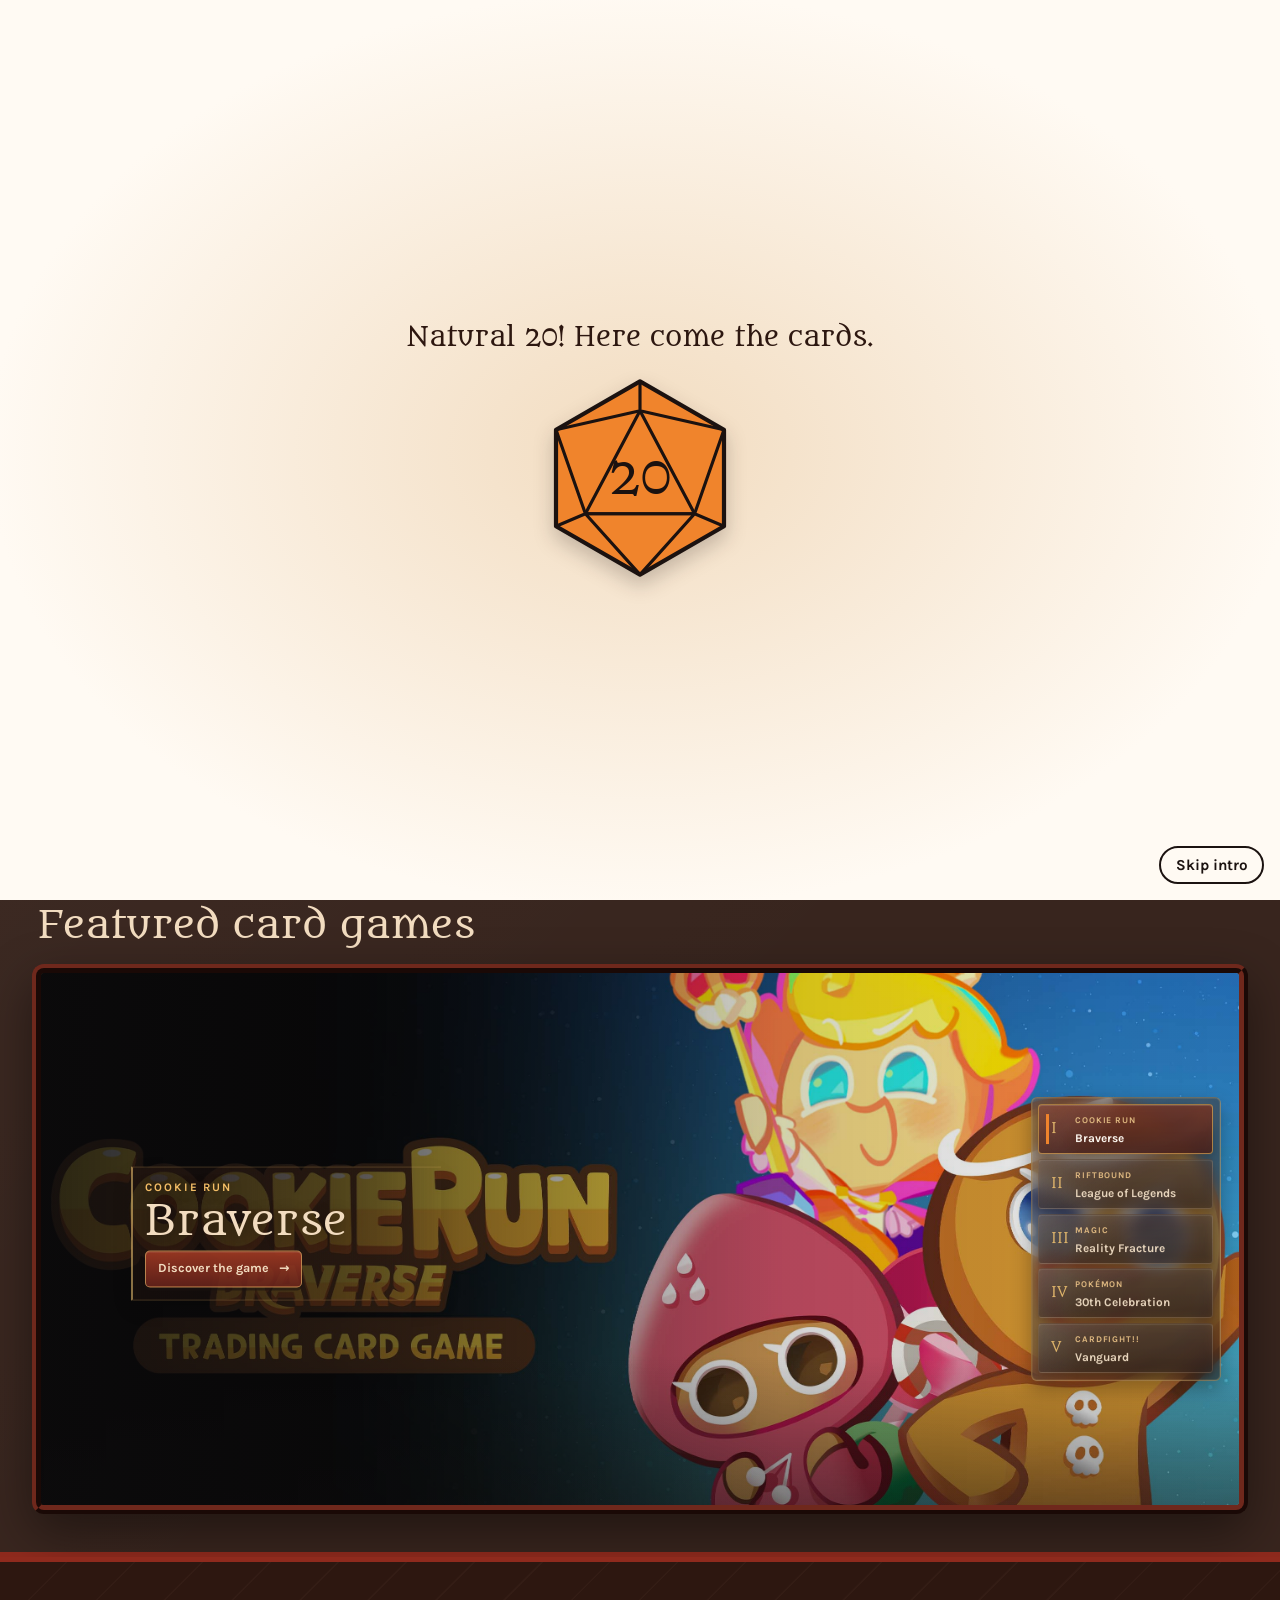
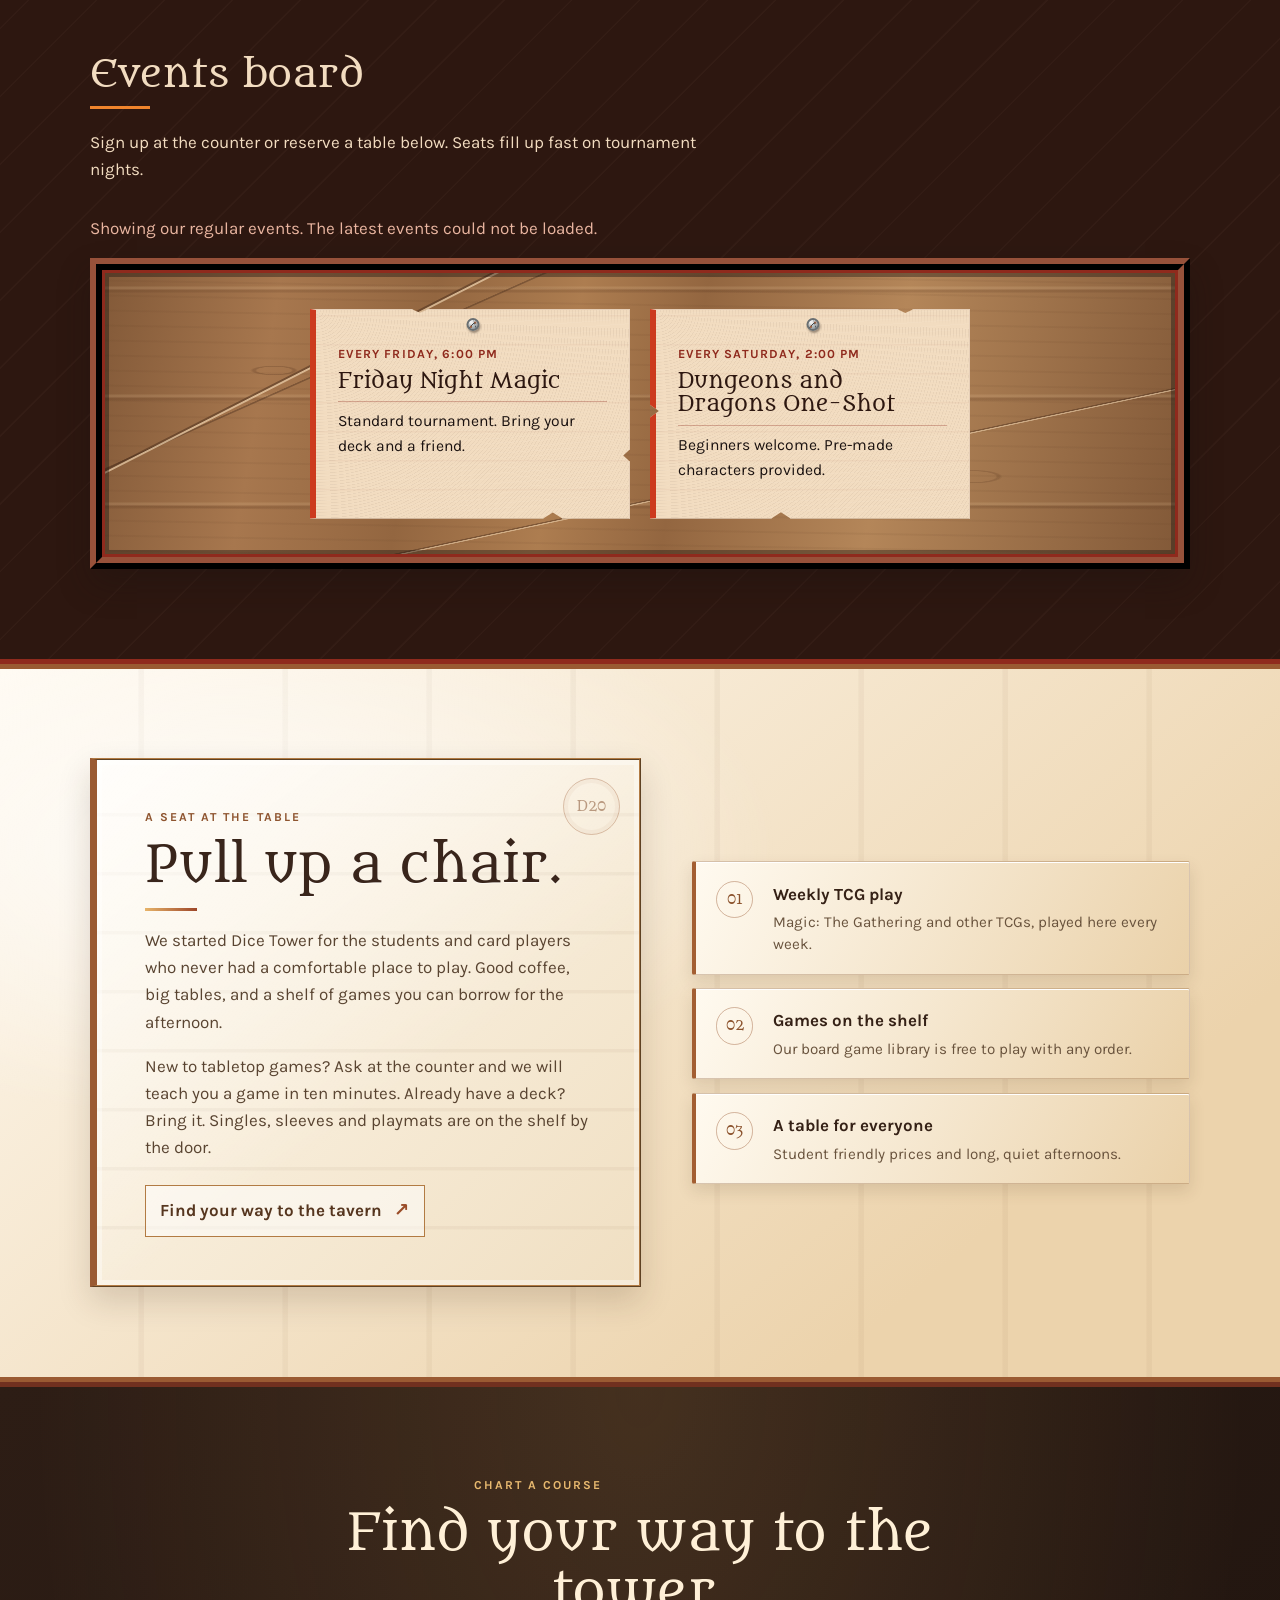
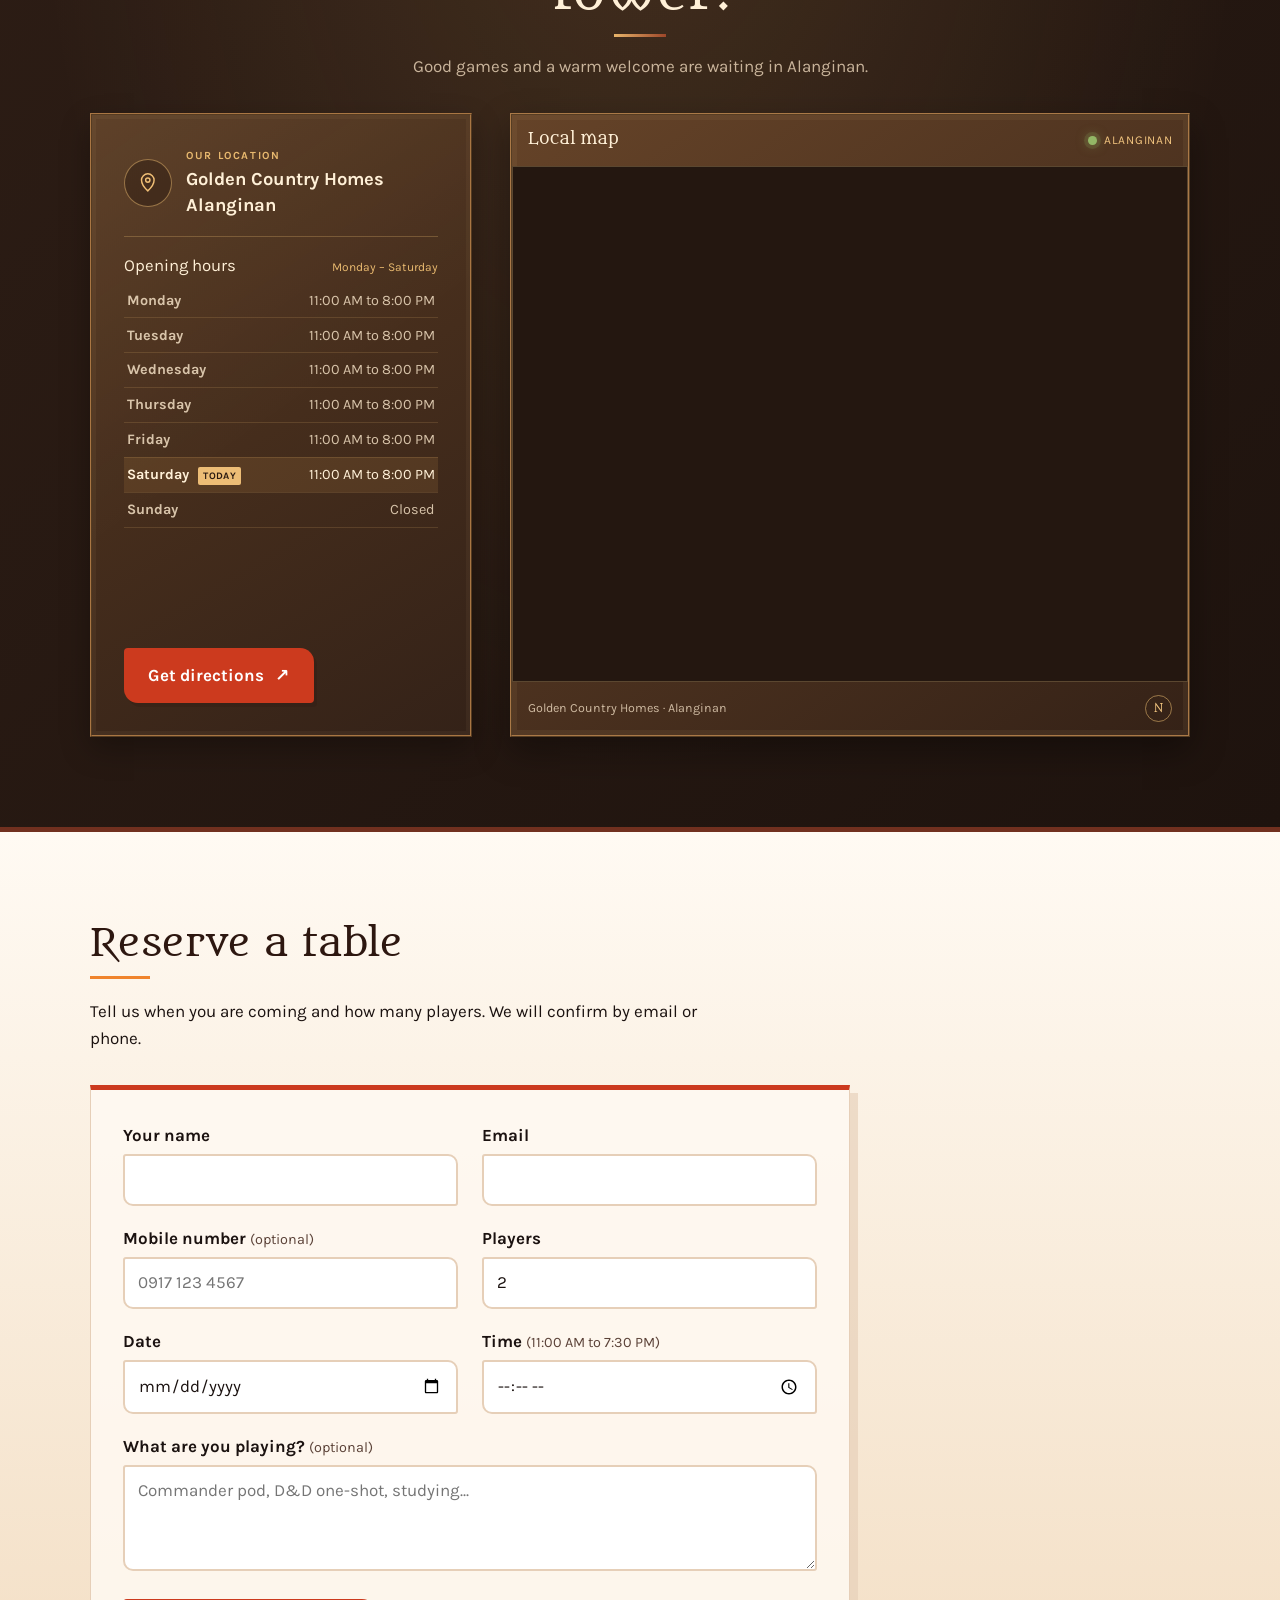
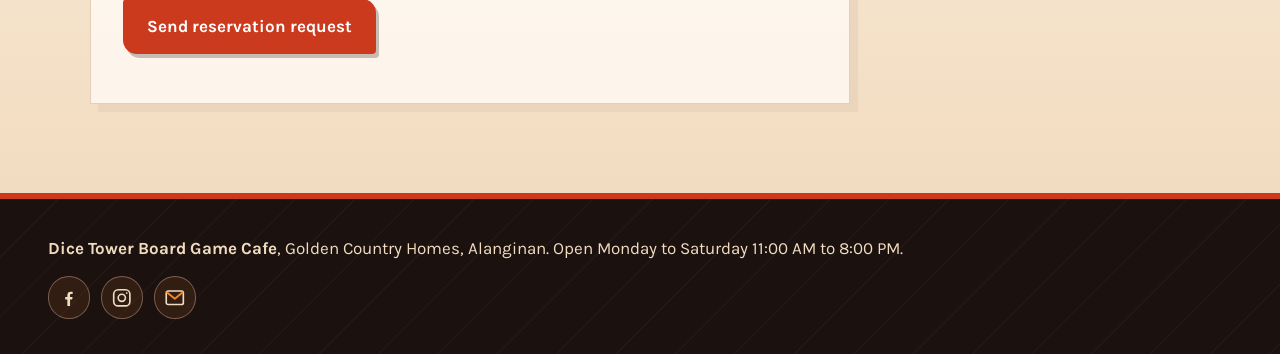
<file: index.html>
<!DOCTYPE html>
<html lang="en">

<head>
  <meta charset="UTF-8">
  <meta name="viewport" content="width=device-width, initial-scale=1">
  <title>Dice Tower Board Game Cafe | Golden Country Homes, Alanginan</title>
  <meta name="description"
    content="Coffee, pastries, board games and Magic: The Gathering nights at Dice Tower Board Game Cafe. Open Monday to Saturday 11:00 AM to 8:00 PM.">
  <link rel="icon" type="image/png" href="images/favicon.png">
  <link rel="preconnect" href="https://fonts.googleapis.com">
  <link rel="preconnect" href="https://fonts.gstatic.com" crossorigin>
  <link href="https://fonts.googleapis.com/css2?family=Karla:wght@400;500;700&family=Metamorphous&display=swap"
    rel="stylesheet">
  <link rel="stylesheet" href="css/styles.css">
  <link rel="stylesheet" href="css/dice.css?v=5">
  <link rel="stylesheet" href="css/tcg-gallery.css?v=11">
  <link rel="stylesheet" href="css/about-visit.css?v=2">
</head>

<body>

  <a class="skip" href="#events">Skip to content</a>

  <script>document.documentElement.classList.add("intro-active");</script>
  <div class="page-intro" id="pageIntro" aria-label="Dice Tower page intro">
    <p class="intro-message" id="introMessage" aria-live="polite">Rolling for the perfect start...</p>
    <div class="intro-die" id="introDie" aria-hidden="true">
      <svg class="d20-svg" viewBox="0 0 200 200">
        <polygon class="d20-body" points="100,8 180,54 180,146 100,192 20,146 20,54" />
        <polygon class="d20-face" points="100,36 152,134 48,134" />
        <path class="d20-edge"
          d="M100 8V36M20 54L100 36L180 54M48 134L20 54M48 134L20 146M48 134L100 192M152 134L180 54M152 134L180 146M152 134L100 192M48 134H152" />
        <text class="d20-num" x="100" y="100">20</text>
      </svg>
    </div>
    <div class="intro-cards" id="introCards" aria-hidden="true">
      <div class="intro-card intro-card--ember">
        <span class="intro-card-cost">1</span>
        <span class="intro-card-art"></span>
        <span class="intro-card-title">Ember Adept</span>
        <span class="intro-card-type">Creature</span>
        <span class="intro-card-copy">A spark can light the way.</span>
        <span class="intro-card-power">2/2</span>
      </div>
      <div class="intro-card intro-card--grove">
        <span class="intro-card-cost">2</span>
        <span class="intro-card-art"></span>
        <span class="intro-card-title">Grove Guardian</span>
        <span class="intro-card-type">Creature</span>
        <span class="intro-card-copy">The old trees remember.</span>
        <span class="intro-card-power">3/3</span>
      </div>
      <div class="intro-card intro-card--arcane">
        <span class="intro-card-cost">3</span>
        <span class="intro-card-art"></span>
        <span class="intro-card-title">Arcane Insight</span>
        <span class="intro-card-type">Spell</span>
        <span class="intro-card-copy">Every roll tells a story.</span>
        <span class="intro-card-power">*/*</span>
      </div>
    </div>
    <button class="intro-skip" id="introSkip" type="button">Skip intro</button>
  </div>

  <header class="site-header">
    <a class="brand" href="#home" aria-label="Dice Tower, back to top">
      <img src="images/logo-wordmark.png" alt="Dice Tower" width="700" height="109">
    </a>
    <button class="nav-toggle" aria-expanded="false" aria-controls="site-nav" aria-label="Open menu">
      <span></span><span></span><span></span>
    </button>
    <nav id="site-nav" class="site-nav">
      <a href="order.html">Menu</a>
      <a href="gallery.html">Gallery</a>
      <a href="activities.html">Interactive Activities</a>
      <a href="#events">Events</a>
      <a href="#about">About</a>
      <a href="#visit">Visit</a>
      <a class="nav-cta" href="#reserve">Reserve a table</a>
    </nav>
  </header>

  <main>

    <!-- HERO -->
    <section id="home" class="hero">
      <div class="hero-text">
        <h1>Coffee, cards, and quests await.</h1>
        <p class="lede">A board game cafe with a local game store feel in Golden Country Homes, Alanginan. Grab a latte,
          claim a table, and play Magic, Dungeons and Dragons, or anything off our shelf.</p>
        <div class="hero-actions">
          <a class="btn btn-primary" href="order.html">Explore the menu</a>
          <a class="btn btn-ghost" href="#reserve">Reserve a table</a>
        </div>
      </div>
      <div class="hero-art">
        <img src="images/logo.png?v=2" width="847" height="1000"
          alt="Dice Tower logo: a red dragon curled around a stone tower, serving a burger on a platter">
        <p class="open-status" id="openStatus" aria-live="polite">
          <span class="status-copy">
            <strong class="status-label">Cafe hours</strong>
            <span class="status-hours">Opening time updates daily</span>
          </span>
        </p>
      </div>
    </section>

    <!-- FEATURED TRADING CARD GAMES -->
    <section class="tcg-gallery" aria-labelledby="tcgGalleryTitle">
      <div class="tcg-gallery-inner">
        <div class="tcg-gallery-heading">
          <div>
            <p class="tcg-eyebrow">At the Dice Tower</p>
            <h2 id="tcgGalleryTitle">Featured card games</h2>
          </div>
        </div>
        <div class="tcg-carousel" id="tcgCarousel" aria-roledescription="carousel" aria-label="Featured trading card games">
          <div class="tcg-slides" aria-live="off">
            <article class="tcg-slide is-active" id="tcgSlide0" data-tcg-slide="0" role="tabpanel" aria-labelledby="tcgTab0" aria-hidden="false">
              <img src="images/tcg/cookierun-braverse-hd.jpg" alt="Cookie Run Braverse TCG characters on a starry blue background" width="3080" height="1732" fetchpriority="high">
              <div class="tcg-slide-copy">
                <span class="tcg-slide-kicker">Cookie Run</span>
                <h3>Braverse</h3>
                <a class="tcg-shop-link" href="https://cookierunbraverse.com/asia/decks" target="_blank" rel="noopener noreferrer">Discover the game <span aria-hidden="true">&rarr;</span></a>
              </div>
            </article>
            <article class="tcg-slide" id="tcgSlide1" data-tcg-slide="1" role="tabpanel" aria-labelledby="tcgTab1" aria-hidden="true" inert>
              <img src="images/tcg/riftbound-origins.png" alt="Ahri, Yasuo, and Jinx in Riftbound League of Legends Trading Card Game key art" width="1500" height="844" loading="lazy">
              <div class="tcg-slide-copy">
                <span class="tcg-slide-kicker">League of Legends</span>
                <h3>Riftbound</h3>
                <a class="tcg-shop-link" href="https://playriftbound.com/en-us/" target="_blank" rel="noopener noreferrer" tabindex="-1">Discover the game <span aria-hidden="true">&rarr;</span></a>
              </div>
            </article>
            <article class="tcg-slide" id="tcgSlide2" data-tcg-slide="2" role="tabpanel" aria-labelledby="tcgTab2" aria-hidden="true" inert>
              <img src="images/tcg/magic-reality-fracture.jpg" alt="A magical battle from Magic: The Gathering Reality Fracture" width="1920" height="1080" loading="lazy">
              <div class="tcg-slide-copy">
                <span class="tcg-slide-kicker">Magic: The Gathering</span>
                <h3>Reality Fracture</h3>
                <a class="tcg-shop-link" href="https://magic.wizards.com/" target="_blank" rel="noopener noreferrer" tabindex="-1">Discover the game <span aria-hidden="true">&rarr;</span></a>
              </div>
            </article>
            <article class="tcg-slide" id="tcgSlide3" data-tcg-slide="3" role="tabpanel" aria-labelledby="tcgTab3" aria-hidden="true" inert>
              <img src="images/tcg/pokemon-30th-celebration.webp" alt="Pikachu, Mew, and Mewtwo above the Pokémon TCG 30th Celebration emblem" width="2880" height="1944" loading="lazy">
              <div class="tcg-slide-copy">
                <span class="tcg-slide-kicker">Pokémon TCG</span>
                <h3>30th Celebration</h3>
                <a class="tcg-shop-link" href="https://www.30th.pokemon-card.com/product/m6a" target="_blank" rel="noopener noreferrer" tabindex="-1">Explore the celebration <span aria-hidden="true">&rarr;</span></a>
              </div>
            </article>
            <article class="tcg-slide" id="tcgSlide4" data-tcg-slide="4" role="tabpanel" aria-labelledby="tcgTab4" aria-hidden="true" inert>
              <img src="images/tcg/vg.jpg" alt="Cardfight!! Vanguard Divinez key art featuring its cardfighters" width="1280" height="720" loading="lazy">
              <div class="tcg-slide-copy">
                <span class="tcg-slide-kicker">Cardfight!!</span>
                <h3>Vanguard</h3>
                <a class="tcg-shop-link" href="https://en.cf-vanguard.com/" target="_blank" rel="noopener noreferrer" tabindex="-1">Discover the game <span aria-hidden="true">&rarr;</span></a>
              </div>
            </article>
          </div>
          <div class="tcg-tabs" role="tablist" aria-label="Choose a featured game">
            <button class="tcg-tab is-active" type="button" role="tab" id="tcgTab0" aria-selected="true" aria-controls="tcgSlide0" data-tcg-tab="0"><span class="tcg-tab-game">Cookie Run</span><strong>Braverse</strong></button>
            <button class="tcg-tab" type="button" role="tab" id="tcgTab1" aria-selected="false" aria-controls="tcgSlide1" data-tcg-tab="1" tabindex="-1"><span class="tcg-tab-game">Riftbound</span><strong>League of Legends</strong></button>
            <button class="tcg-tab" type="button" role="tab" id="tcgTab2" aria-selected="false" aria-controls="tcgSlide2" data-tcg-tab="2" tabindex="-1"><span class="tcg-tab-game">Magic</span><strong>Reality Fracture</strong></button>
            <button class="tcg-tab" type="button" role="tab" id="tcgTab3" aria-selected="false" aria-controls="tcgSlide3" data-tcg-tab="3" tabindex="-1"><span class="tcg-tab-game">Pokémon</span><strong>30th Celebration</strong></button>
            <button class="tcg-tab" type="button" role="tab" id="tcgTab4" aria-selected="false" aria-controls="tcgSlide4" data-tcg-tab="4" tabindex="-1"><span class="tcg-tab-game">Cardfight!!</span><strong>Vanguard</strong></button>
          </div>
        </div>
      </div>
    </section>

    <!-- EVENTS -->
    <section id="events" class="section section-dark">
      <div class="section-head">
        <h2>Events board</h2>
        <p>Sign up at the counter or reserve a table below. Seats fill up fast on tournament nights.</p>
      </div>
      <div id="eventsStatus" class="status-note" aria-live="polite">Loading events...</div>
      <div class="quest-board">
        <ul id="eventsList" class="events"></ul>
      </div>
    </section>

    <!-- ABOUT -->
    <section id="about" class="section about about-tavern">
      <div class="about-copy">
        <p class="place-kicker">A seat at the table</p>
        <h2>Pull up a chair.</h2>
        <p>We started Dice Tower for the students and card players who never had a comfortable place to play. Good
          coffee, big tables, and a shelf of games you can borrow for the afternoon.</p>
        <p>New to tabletop games? Ask at the counter and we will teach you a game in ten minutes. Already have a deck?
          Bring it. Singles, sleeves and playmats are on the shelf by the door.</p>
        <a class="about-invite" href="#visit">Find your way to the tavern <span aria-hidden="true">↗</span></a>
        <span class="about-seal" aria-hidden="true">D20</span>
      </div>
      <ul class="about-facts" aria-label="What you will find at Dice Tower">
        <li><span class="fact-index" aria-hidden="true">01</span><div><strong>Weekly TCG play</strong><span>Magic: The Gathering and other TCGs, played here every week.</span></div></li>
        <li><span class="fact-index" aria-hidden="true">02</span><div><strong>Games on the shelf</strong><span>Our board game library is free to play with any order.</span></div></li>
        <li><span class="fact-index" aria-hidden="true">03</span><div><strong>A table for everyone</strong><span>Student friendly prices and long, quiet afternoons.</span></div></li>
      </ul>
    </section>

    <!-- VISIT -->
    <section id="visit" class="section visit visit-tavern">
      <div class="visit-heading">
        <p class="place-kicker">Chart a course</p>
        <h2>Find your way to the tower.</h2>
        <p>Good games and a warm welcome are waiting in Alanginan.</p>
      </div>
      <div class="visit-layout">
      <div class="visit-info">
        <div class="visit-location">
          <span class="location-emblem" aria-hidden="true"><svg viewBox="0 0 24 24"><path d="M12 21s7-6.2 7-12a7 7 0 1 0-14 0c0 5.8 7 12 7 12Z"/><circle cx="12" cy="9" r="2.4"/></svg></span>
          <div><span class="detail-label">Our location</span><address>Golden Country Homes<br>Alanginan</address></div>
        </div>
        <div class="hours-heading"><h3>Opening hours</h3><span>Monday – Saturday</span></div>
        <table class="hours">
          <caption class="visually-hidden">Opening hours</caption>
          <tr data-hours-day="Monday">
            <th scope="row">Monday <span class="today-marker">Today</span></th>
            <td>11:00 AM to 8:00 PM</td>
          </tr>
          <tr data-hours-day="Tuesday">
            <th scope="row">Tuesday <span class="today-marker">Today</span></th>
            <td>11:00 AM to 8:00 PM</td>
          </tr>
          <tr data-hours-day="Wednesday">
            <th scope="row">Wednesday <span class="today-marker">Today</span></th>
            <td>11:00 AM to 8:00 PM</td>
          </tr>
          <tr data-hours-day="Thursday">
            <th scope="row">Thursday <span class="today-marker">Today</span></th>
            <td>11:00 AM to 8:00 PM</td>
          </tr>
          <tr data-hours-day="Friday">
            <th scope="row">Friday <span class="today-marker">Today</span></th>
            <td>11:00 AM to 8:00 PM</td>
          </tr>
          <tr data-hours-day="Saturday">
            <th scope="row">Saturday <span class="today-marker">Today</span></th>
            <td>11:00 AM to 8:00 PM</td>
          </tr>
          <tr data-hours-day="Sunday">
            <th scope="row">Sunday <span class="today-marker">Today</span></th>
            <td>Closed</td>
          </tr>
        </table>
        <a class="btn btn-primary directions-link" target="_blank" rel="noopener noreferrer"
          href="https://www.google.com/maps/search/?api=1&query=Dice+Tower+Board+Game+Cafe">Get directions <span aria-hidden="true">↗</span></a>
      </div>
      <div class="map-card">
        <div class="map-card-heading"><span>Local map</span><span class="map-card-location"><i aria-hidden="true"></i> Alanginan</span></div>
        <div class="map-frame">
        <iframe title="Map showing Golden Country Homes, Alanginan" loading="lazy"
          referrerpolicy="no-referrer-when-downgrade"
          src="https://www.google.com/maps/embed?pb=!1m18!1m12!1m3!1d4873.875512984858!2d121.07132687600064!3d13.785962386609494!2m3!1f0!2f0!3f0!3m2!1i1024!2i768!4f13.1!3m3!1m2!1s0x33bd0fa6397ee605%3A0xbcc55e338edc14ad!2sDice%20Tower%20Board%20Game%20Cafe!5e1!3m2!1sen!2sph!4v1792297805161!5m2!1sen!2sph"></iframe>
        </div>
        <div class="map-card-footer"><span>Golden Country Homes · Alanginan</span><span class="map-compass" aria-hidden="true">N</span></div>
      </div>
      </div>
    </section>

    <!-- RESERVE -->
    <section id="reserve" class="section reserve">
      <div class="section-head">
        <h2>Reserve a table</h2>
        <p>Tell us when you are coming and how many players. We will confirm by email or phone.</p>
      </div>
      <form id="reserveForm" class="form" novalidate>
        <input type="text" name="_honey" class="visually-hidden" tabindex="-1" autocomplete="off" aria-hidden="true">
        <div class="field">
          <label for="name">Your name</label>
          <input id="name" name="name" type="text" autocomplete="name" required>
          <p class="error" id="nameError"></p>
        </div>
        <div class="field">
          <label for="email">Email</label>
          <input id="email" name="email" type="email" autocomplete="email" required>
          <p class="error" id="emailError"></p>
        </div>
        <div class="field">
          <label for="phone">Mobile number <span class="optional">(optional)</span></label>
          <input id="phone" name="phone" type="tel" autocomplete="tel" placeholder="0917 123 4567">
          <p class="error" id="phoneError"></p>
        </div>
        <div class="field">
          <label for="guests">Players</label>
          <input id="guests" name="guests" type="number" min="1" max="12" value="2" required>
          <p class="error" id="guestsError"></p>
        </div>
        <div class="field">
          <label for="date">Date</label>
          <input id="date" name="date" type="date" required>
          <p class="error" id="dateError"></p>
        </div>
        <div class="field">
          <label for="time">Time <span class="optional">(11:00 AM to 7:30 PM)</span></label>
          <input id="time" name="time" type="time" min="11:00" max="19:30" required>
          <p class="error" id="timeError"></p>
        </div>
        <div class="field field-wide">
          <label for="notes">What are you playing? <span class="optional">(optional)</span></label>
          <textarea id="notes" name="notes" rows="3"
            placeholder="Commander pod, D&amp;D one-shot, studying..."></textarea>
        </div>
        <div class="field-wide">
          <button class="btn btn-primary" type="submit">Send reservation request</button>
          <p id="formStatus" class="form-status" aria-live="polite"></p>
        </div>
      </form>
    </section>

  </main>

  <aside class="d20-widget" aria-label="D20 dice roller">
    <div class="d20-widget-bubble" id="d20WidgetBubble">
      <p class="d20-widget-text" id="d20WidgetText" aria-live="polite">Tap for a roll!</p>
      <button class="d20-widget-close" id="d20WidgetClose" type="button"
        aria-label="Close D20 speech bubble">&times;</button>
    </div>
    <button class="d20-widget-btn" id="d20WidgetBtn" type="button" aria-label="Roll the D20">
      <svg class="d20-svg" id="d20WidgetSvg" viewBox="0 0 200 200" aria-hidden="true">
        <polygon class="d20-body" points="100,8 180,54 180,146 100,192 20,146 20,54" />
        <polygon class="d20-face" points="100,36 152,134 48,134" />
        <path class="d20-edge"
          d="M100 8V36M20 54L100 36L180 54M48 134L20 54M48 134L20 146M48 134L100 192M152 134L180 54M152 134L180 146M152 134L100 192M48 134H152" />
        <text class="d20-num" id="d20WidgetNum" x="100" y="100">20</text>
      </svg>
    </button>
  </aside>

  <footer class="site-footer">
    <p><strong>Dice Tower Board Game Cafe</strong>, Golden Country Homes, Alanginan. Open Monday to Saturday 11:00 AM to
      8:00 PM.</p>
    <nav class="footer-links" aria-label="Social media and contact">
      <a href="https://www.facebook.com/dicetowerboardgamecafe" target="_blank" rel="noopener noreferrer"
        aria-label="Facebook" title="Facebook">
        <svg viewBox="0 0 24 24" aria-hidden="true">
          <path
            d="M13.4 21v-7.2h2.4l.4-2.8h-2.8V9.2c0-.8.3-1.3 1.4-1.3h1.5V5.4c-.3 0-1.2-.1-2.2-.1-2.2 0-3.7 1.3-3.7 3.8V11H8v2.8h2.4V21z" />
        </svg>
      </a>
      <a href="https://www.instagram.com/dicetowerboardgamecafeph" target="_blank" rel="noopener noreferrer"
        aria-label="Instagram" title="Instagram">
        <svg viewBox="0 0 24 24" aria-hidden="true">
          <rect x="3" y="3" width="18" height="18" rx="5" />
          <circle cx="12" cy="12" r="4" />
          <circle class="icon-dot" cx="17.5" cy="6.8" r="1" />
        </svg>
      </a>
      <a href="mailto:dicetowerboardgamecafe@gmail.com" aria-label="Email Dice Tower" title="Email Dice Tower">
        <svg viewBox="0 0 24 24" aria-hidden="true">
          <rect x="2.5" y="4.5" width="19" height="15" rx="2" />
          <path class="gmail-mark" d="m3.5 6 8.5 7 8.5-7" />
        </svg>
      </a>
    </nav>
  </footer>

  <script src="js/config.js?v=3"></script>
  <script src="js/script.js?v=7"></script>
  <script src="js/dice.js?v=7"></script>
</body>

</html>
</file>
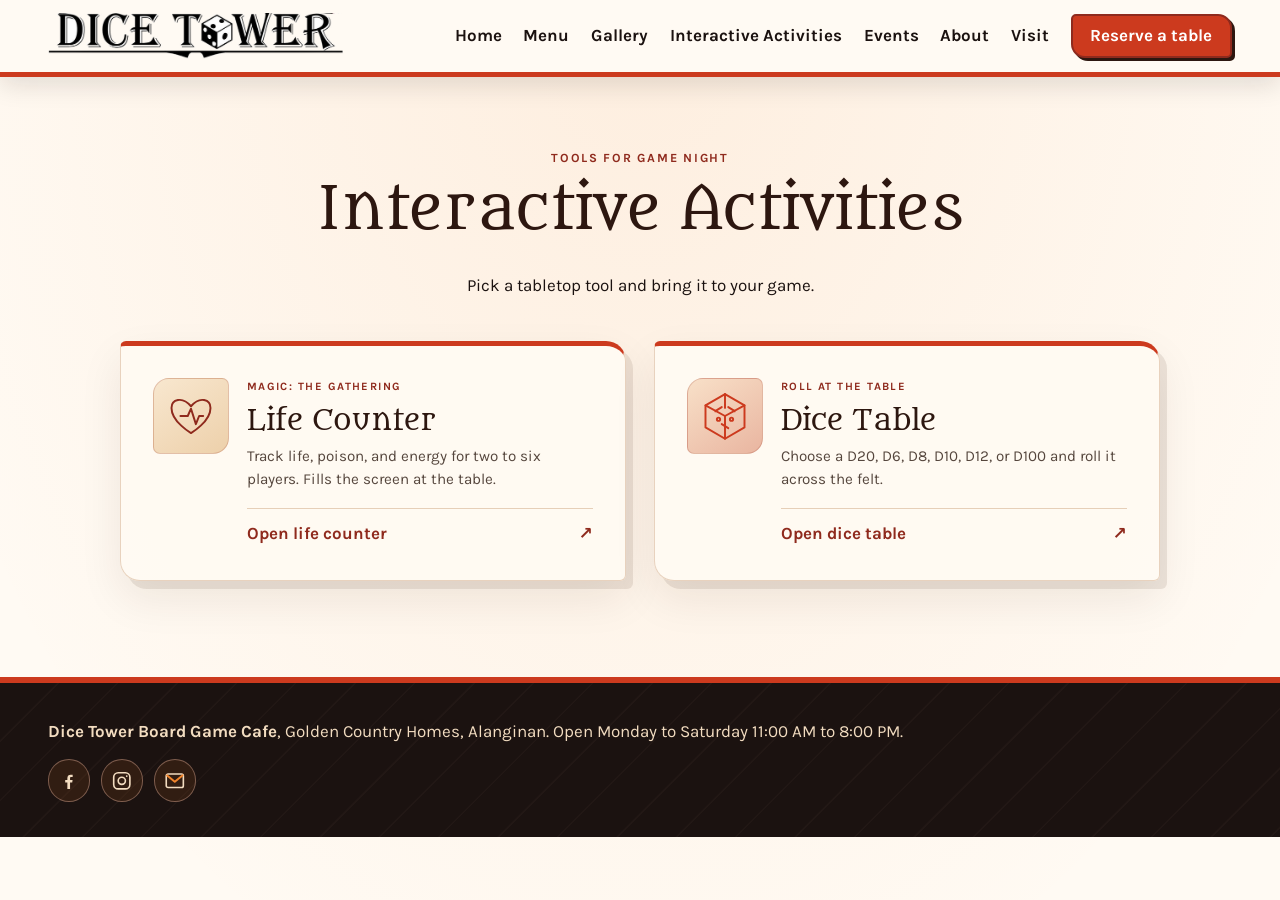
<file: activities.html>
<!DOCTYPE html>
<html lang="en">
<head>
  <meta charset="UTF-8">
  <meta name="viewport" content="width=device-width, initial-scale=1">
  <title>Interactive Activities | Dice Tower Board Game Cafe</title>
  <meta name="description" content="Choose a Dice Tower game night tool: a full-screen Magic life counter or a tabletop dice roller.">
  <link rel="icon" type="image/png" href="images/favicon.png">
  <link rel="preconnect" href="https://fonts.googleapis.com">
  <link rel="preconnect" href="https://fonts.gstatic.com" crossorigin>
  <link href="https://fonts.googleapis.com/css2?family=Karla:wght@400;500;700&family=Metamorphous&display=swap" rel="stylesheet">
  <link rel="stylesheet" href="css/styles.css">
  <link rel="stylesheet" href="css/activities.css?v=1">
  <link rel="stylesheet" href="css/walking-cat.css">
</head>
<body class="activities-page">
  <a class="skip" href="#activityApps">Skip to activities</a>

  <header class="site-header">
    <a class="brand" href="index.html" aria-label="Dice Tower, back to the main site">
      <img src="images/logo-wordmark.png" alt="Dice Tower" width="700" height="109">
    </a>
    <nav id="site-nav" class="site-nav" aria-label="Main navigation">
      <a href="index.html">Home</a>
      <a href="order.html">Menu</a>
      <a href="gallery.html">Gallery</a>
      <a href="activities.html" aria-current="page">Interactive Activities</a>
      <a href="index.html#events">Events</a>
      <a href="index.html#about">About</a>
      <a href="index.html#visit">Visit</a>
      <a class="nav-cta" href="index.html#reserve">Reserve a table</a>
    </nav>
    <button class="nav-toggle" type="button" aria-expanded="false" aria-controls="site-nav" aria-label="Open menu">
      <span></span><span></span><span></span>
    </button>
  </header>

  <main>
    <section class="activities-heading">
      <p class="activities-kicker">Tools for game night</p>
      <h1>Interactive Activities</h1>
      <p>Pick a tabletop tool and bring it to your game.</p>
    </section>

    <section class="activity-apps" id="activityApps" aria-label="Available game night apps">
      <a class="activity-app-card life-app-card" href="life-counter.html">
        <span class="app-icon app-icon--life" aria-hidden="true"><svg viewBox="0 0 64 64"><path d="M32 53S8 39 8 22C8 12 21 7 32 20 43 7 56 12 56 22c0 17-24 31-24 31Z"/><path d="M19 32h9l4-9 6 19 4-10h5"/></svg></span>
        <span class="app-copy"><span class="app-type">Magic: The Gathering</span><strong>Life Counter</strong><span>Track life, poison, and energy for two to six players. Fills the screen at the table.</span></span>
        <span class="app-open">Open life counter <span aria-hidden="true">↗</span></span>
      </a>
      <a class="activity-app-card dice-app-card" href="dice-table.html">
        <span class="app-icon app-icon--dice" aria-hidden="true"><svg viewBox="0 0 64 64"><path d="m32 5 24 14v27L32 60 8 46V19z"/><path d="M32 5v17m24-3L32 32 8 19m24 13v28M20 26l8-5m16 5-8-5m-8 21 8 5"/><circle cx="24" cy="36" r="2"/><circle cx="40" cy="36" r="2"/></svg></span>
        <span class="app-copy"><span class="app-type">Roll at the table</span><strong>Dice Table</strong><span>Choose a D20, D6, D8, D10, D12, or D100 and roll it across the felt.</span></span>
        <span class="app-open">Open dice table <span aria-hidden="true">↗</span></span>
      </a>
    </section>
  </main>

  <div class="walking-cat" aria-hidden="true">
    <svg class="walking-cat-svg" viewBox="0 0 180 110" role="presentation">
      <g class="cat-tail">
        <path class="cat-tail-base" d="M47 61C25 57 19 43 25 28C29 18 40 17 45 25" />
        <path class="cat-stripe cat-tail-stripe" d="M25 43l9 4M29 30l9 3" />
      </g>
      <g class="cat-leg cat-leg--back-a">
        <path class="cat-leg-outline" d="M57 70Q61 79 55 87L51 94Q53 97 61 96" />
        <path class="cat-leg-fill" d="M57 70Q61 79 55 87L51 94Q53 97 61 96" />
        <path class="cat-leg-mark" d="M55 78l9 3m-12 5 8 3" />
      </g>
      <g class="cat-leg cat-leg--back-b">
        <path class="cat-leg-outline" d="M73 70Q76 79 73 87L76 94Q80 97 87 95" />
        <path class="cat-leg-fill" d="M73 70Q76 79 73 87L76 94Q80 97 87 95" />
        <path class="cat-leg-mark" d="M70 78l9 3m-6 6 9 2" />
      </g>
      <path class="cat-body" d="M43 57c4-15 17-23 39-23h22c17 0 27 10 30 25l-5 16H61c-11 0-18-7-18-18z" />
      <path class="cat-belly" d="M77 70c9 5 23 5 34 0l-3 7H79z" />
      <path class="cat-stripe" d="M54 48l13 5-8 10M74 37l12 9-10 8M95 36l11 10-9 7M112 42l9 9-8 4" />
      <path class="cat-fur-mark" d="M63 59l7 2m10 4 6 2m16-2 7 2" />
      <g class="cat-leg cat-leg--front-a">
        <path class="cat-leg-outline" d="M116 70Q113 79 117 87L120 93Q123 97 134 95" />
        <path class="cat-leg-fill" d="M116 70Q113 79 117 87L120 93Q123 97 134 95" />
        <path class="cat-leg-mark" d="M113 78l9 3m-6 6 8 2" />
      </g>
      <g class="cat-leg cat-leg--front-b">
        <path class="cat-leg-outline" d="M130 70Q132 80 136 88L140 93Q144 97 154 95" />
        <path class="cat-leg-fill" d="M130 70Q132 80 136 88L140 93Q144 97 154 95" />
        <path class="cat-leg-mark" d="M128 78l9 3m-5 7 9 2" />
      </g>
      <path class="cat-chest" d="M126 57c-5 6-8 12-8 20h20l-2-18z" />
      <path class="cat-head"
        d="M117 40l1-19 14 12c7-2 16 1 21 7l9 3-4 9c-1 10-9 17-22 17-13 0-22-8-22-19 0-4 1-7 3-10z" />
      <path class="cat-ear-inner" d="M122 27l7 7-8 1zM143 33l7-5 1 9z" />
      <path class="cat-face-stripe" d="M132 34l5 6-3 5m8-11 2 10m6-7-3 8" />
      <ellipse class="cat-muzzle" cx="150" cy="53" rx="8" ry="5" />
      <path class="cat-nose" d="M151 49l4 3-4 3-4-3z" />
      <ellipse class="cat-eye" cx="139" cy="46" rx="2.2" ry="3.2" />
      <ellipse class="cat-eye" cx="153" cy="46" rx="2.2" ry="3.2" />
      <path class="cat-mouth" d="M151 55v3m0 0-4 2m4-2 4 2" />
      <path class="cat-whisker" d="M145 55l-12-2m12 5-12 2m18-5 11-2m-11 5 11 2" />
    </svg>
  </div>

  <footer class="site-footer">
    <p><strong>Dice Tower Board Game Cafe</strong>, Golden Country Homes, Alanginan. Open Monday to Saturday 11:00 AM to 8:00 PM.</p>
    <nav class="footer-links" aria-label="Social media and contact">
      <a href="https://www.facebook.com/dicetowerboardgamecafe" target="_blank" rel="noopener noreferrer" aria-label="Facebook" title="Facebook">
        <svg viewBox="0 0 24 24" aria-hidden="true"><path d="M13.4 21v-7.2h2.4l.4-2.8h-2.8V9.2c0-.8.3-1.3 1.4-1.3h1.5V5.4c-.3 0-1.2-.1-2.2-.1-2.2 0-3.7 1.3-3.7 3.8V11H8v2.8h2.4V21z"/></svg>
      </a>
      <a href="https://www.instagram.com/dicetowerboardgamecafeph" target="_blank" rel="noopener noreferrer" aria-label="Instagram" title="Instagram">
        <svg viewBox="0 0 24 24" aria-hidden="true"><rect x="3" y="3" width="18" height="18" rx="5"/><circle cx="12" cy="12" r="4"/><circle class="icon-dot" cx="17.5" cy="6.8" r="1"/></svg>
      </a>
      <a href="mailto:dicetowerboardgamecafe@gmail.com" aria-label="Email Dice Tower" title="Email Dice Tower">
        <svg viewBox="0 0 24 24" aria-hidden="true"><rect x="2.5" y="4.5" width="19" height="15" rx="2"/><path class="gmail-mark" d="m3.5 6 8.5 7 8.5-7"/></svg>
      </a>
    </nav>
  </footer>

  <script src="js/activities.js"></script>
</body>
</html>
</file>
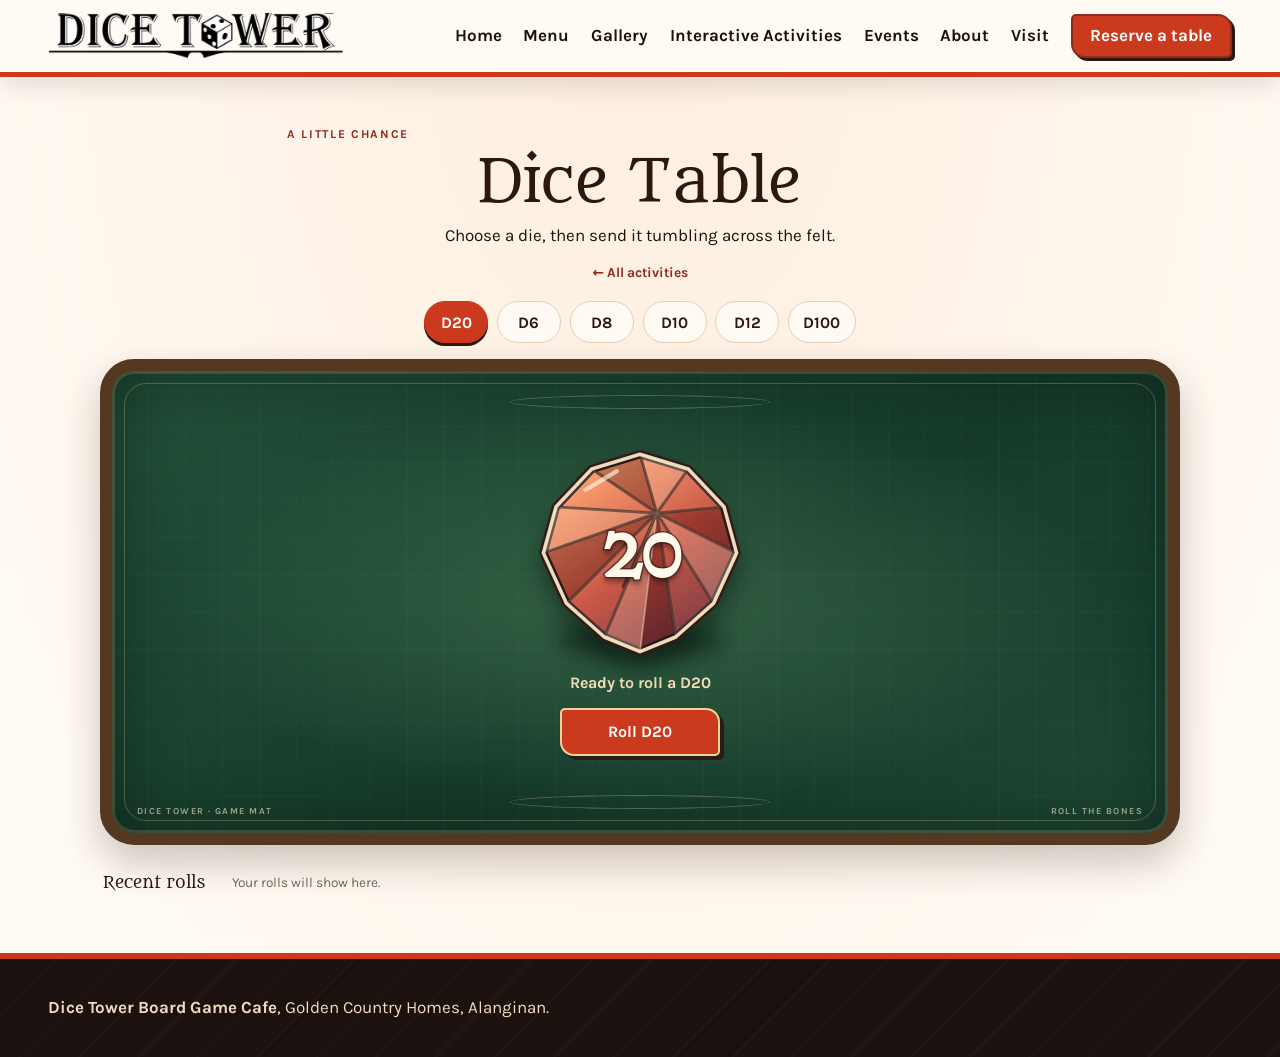
<file: dice-table.html>
<!DOCTYPE html>
<html lang="en">
<head>
  <meta charset="UTF-8">
  <meta name="viewport" content="width=device-width, initial-scale=1">
  <meta name="theme-color" content="#183c2d">
  <title>Dice Table | Dice Tower Board Game Cafe</title>
  <meta name="description" content="Choose a polyhedral die and roll it across the Dice Tower virtual game mat.">
  <link rel="icon" type="image/png" href="images/favicon.png">
  <link rel="preconnect" href="https://fonts.googleapis.com">
  <link rel="preconnect" href="https://fonts.gstatic.com" crossorigin>
  <link href="https://fonts.googleapis.com/css2?family=Karla:wght@400;500;700&family=Metamorphous&display=swap" rel="stylesheet">
  <link rel="stylesheet" href="css/styles.css">
  <link rel="stylesheet" href="css/dice-table.css?v=3">
</head>
<body class="dice-table-page">
  <a class="skip" href="#feltMat">Skip to dice table</a>
  <header class="site-header">
    <a class="brand" href="index.html" aria-label="Dice Tower, back to the main site"><img src="images/logo-wordmark.png" alt="Dice Tower" width="700" height="109"></a>
    <nav id="site-nav" class="site-nav" aria-label="Main navigation">
      <a href="index.html">Home</a><a href="order.html">Menu</a><a href="gallery.html">Gallery</a><a href="activities.html" aria-current="page">Interactive Activities</a><a href="index.html#events">Events</a><a href="index.html#about">About</a><a href="index.html#visit">Visit</a><a class="nav-cta" href="index.html#reserve">Reserve a table</a>
    </nav>
    <button class="nav-toggle" type="button" aria-expanded="false" aria-controls="site-nav" aria-label="Open menu"><span></span><span></span><span></span></button>
  </header>
  <main class="dice-main">
    <section class="dice-heading">
      <p class="dice-kicker">A little chance</p>
      <h1>Dice Table</h1>
      <p>Choose a die, then send it tumbling across the felt.</p>
      <a class="back-to-apps" href="activities.html">← All activities</a>
    </section>
    <section class="roller" aria-label="Dice roller">
      <div class="die-picker" role="group" aria-label="Choose a die">
        <button type="button" class="die-choice is-selected" data-sides="20" aria-pressed="true">D20</button>
        <button type="button" class="die-choice" data-sides="6" aria-pressed="false">D6</button>
        <button type="button" class="die-choice" data-sides="8" aria-pressed="false">D8</button>
        <button type="button" class="die-choice" data-sides="10" aria-pressed="false">D10</button>
        <button type="button" class="die-choice" data-sides="12" aria-pressed="false">D12</button>
        <button type="button" class="die-choice" data-sides="100" aria-pressed="false">D100</button>
      </div>
      <div class="felt-mat" id="feltMat">
        <span class="mat-stitch mat-stitch--top" aria-hidden="true"></span><span class="mat-stitch mat-stitch--bottom" aria-hidden="true"></span>
        <div class="mat-center">
          <div class="die-shadow" aria-hidden="true"></div>
          <div class="die-stage" id="dieStage" aria-hidden="true"></div>
          <p class="roll-result" id="rollResult" role="status" aria-live="polite">Ready to roll</p>
          <button class="roll-button" id="rollButton" type="button">Roll D20</button>
        </div>
        <span class="mat-label mat-label--left" aria-hidden="true">DICE TOWER · GAME MAT</span>
        <span class="mat-label mat-label--right" aria-hidden="true">ROLL THE BONES</span>
      </div>
      <div class="roll-history-wrap"><h2>Recent rolls</h2><ol class="roll-history" id="rollHistory" aria-label="Recent dice rolls"><li class="history-empty">Your rolls will show here.</li></ol></div>
    </section>
  </main>
  <footer class="site-footer"><p><strong>Dice Tower Board Game Cafe</strong>, Golden Country Homes, Alanginan.</p></footer>
  <script src="js/activities.js"></script>
  <script src="js/dice-table.js?v=2"></script>
</body>
</html>
</file>
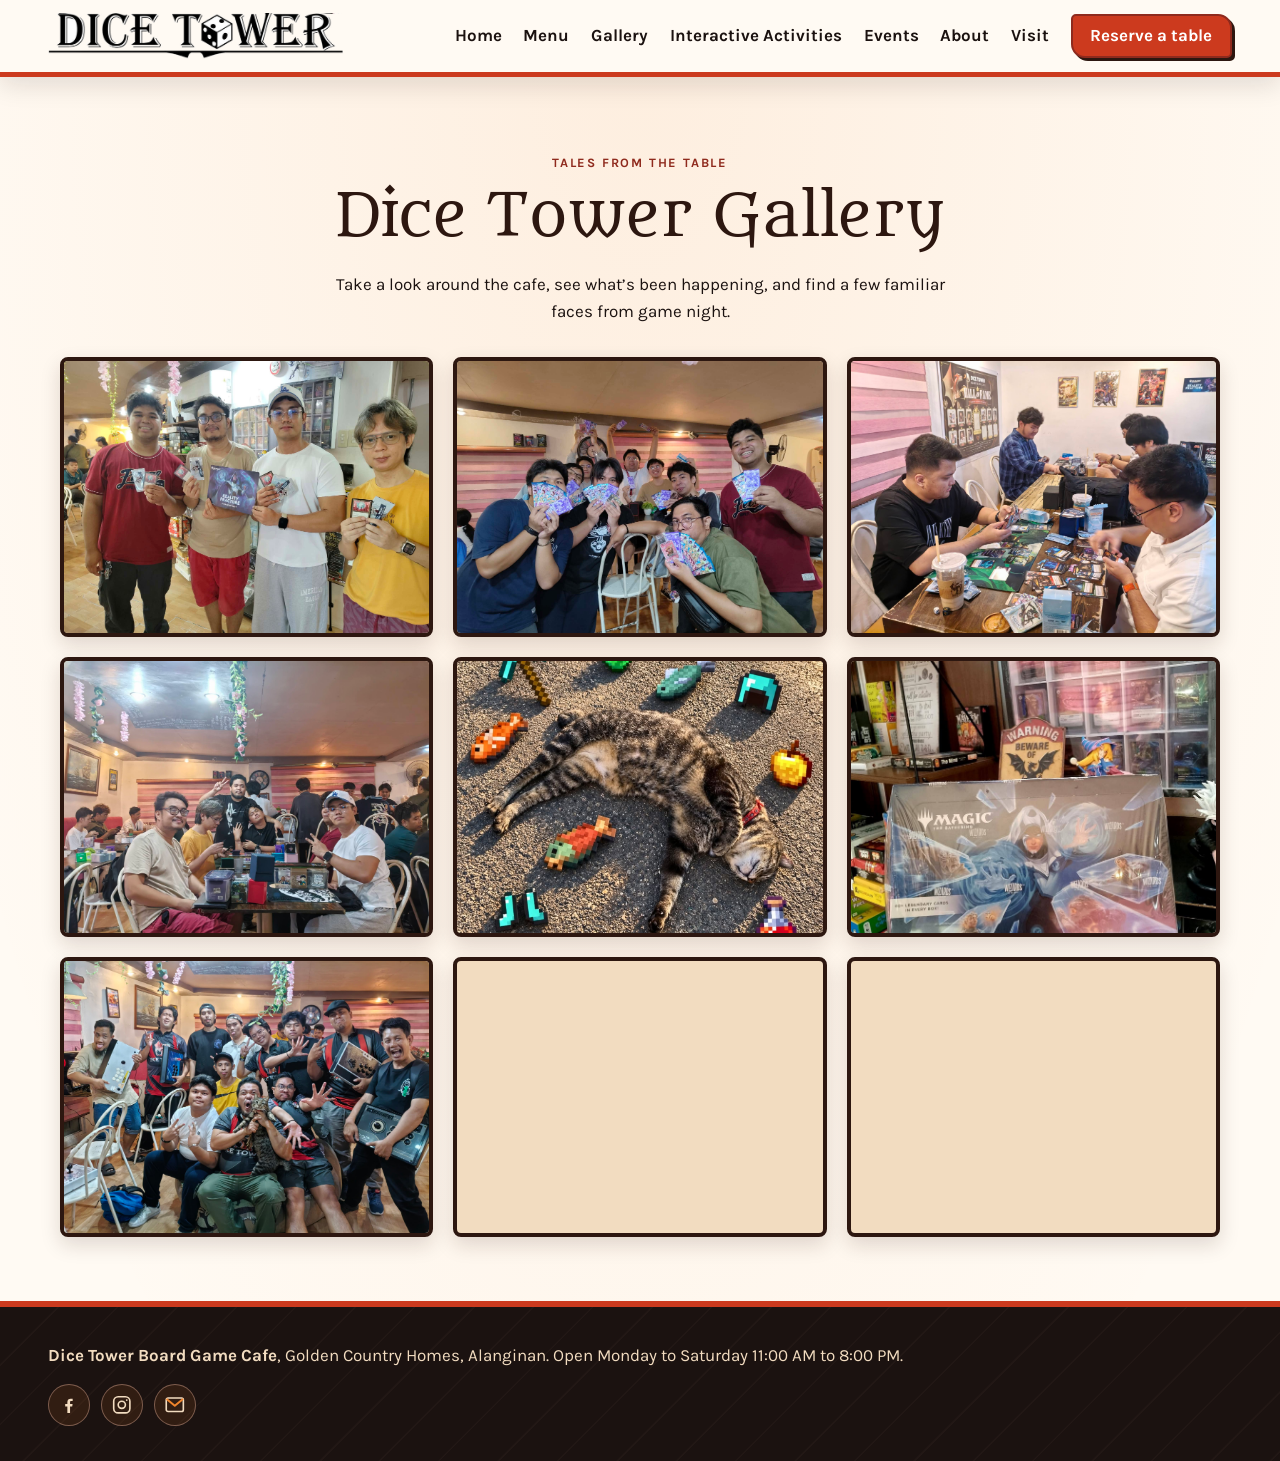
<file: gallery.html>
<!DOCTYPE html>
<html lang="en">
<head>
  <meta charset="UTF-8">
  <meta name="viewport" content="width=device-width, initial-scale=1">
  <title>Gallery | Dice Tower Board Game Cafe</title>
  <meta name="description" content="Photos and memories from Dice Tower Board Game Cafe.">
  <link rel="icon" type="image/png" href="images/favicon.png">
  <link rel="preconnect" href="https://fonts.googleapis.com">
  <link rel="preconnect" href="https://fonts.gstatic.com" crossorigin>
  <link href="https://fonts.googleapis.com/css2?family=Karla:wght@400;500;700&family=Metamorphous&display=swap" rel="stylesheet">
  <link rel="stylesheet" href="css/styles.css">
  <link rel="stylesheet" href="css/gallery.css">
</head>
<body class="gallery-page">
  <a class="skip" href="#gallery">Skip to the gallery</a>
  <header class="site-header">
    <a class="brand" href="index.html" aria-label="Dice Tower, back to the main site">
      <img src="images/logo-wordmark.png" alt="Dice Tower" width="700" height="109">
    </a>
    <nav id="site-nav" class="site-nav">
      <a href="index.html">Home</a>
      <a href="order.html">Menu</a>
      <a href="gallery.html" aria-current="page">Gallery</a>
      <a href="activities.html">Interactive Activities</a>
      <a href="index.html#events">Events</a>
      <a href="index.html#about">About</a>
      <a href="index.html#visit">Visit</a>
      <a class="nav-cta" href="index.html#reserve">Reserve a table</a>
    </nav>
    <button class="nav-toggle" aria-expanded="false" aria-controls="site-nav" aria-label="Open menu">
      <span></span><span></span><span></span>
    </button>
  </header>

  <main id="gallery" class="gallery-main">
    <section class="gallery-heading">
      <p class="gallery-kicker">Tales from the table</p>
      <h1>Dice Tower Gallery</h1>
      <p>Take a look around the cafe, see what’s been happening, and find a few familiar faces from game night.</p>
    </section>

    <section class="gallery-section" aria-label="Photos from Dice Tower">
      <p class="gallery-status" id="galleryStatus" role="status" aria-live="polite">Loading photos…</p>
      <div class="gallery-grid" id="galleryGrid"></div>
    </section>
  </main>

  <dialog class="photo-viewer" id="photoViewer" aria-label="Photo viewer">
    <button class="photo-viewer-close" id="photoViewerClose" type="button" aria-label="Close photo">&times;</button>
    <img id="photoViewerImage" alt="">
    <p id="photoViewerCaption"></p>
  </dialog>

  <footer class="site-footer">
    <p><strong>Dice Tower Board Game Cafe</strong>, Golden Country Homes, Alanginan. Open Monday to Saturday 11:00 AM to 8:00 PM.</p>
    <nav class="footer-links" aria-label="Social media and contact">
      <a href="https://www.facebook.com/dicetowerboardgamecafe" target="_blank" rel="noopener noreferrer" aria-label="Facebook" title="Facebook">
        <svg viewBox="0 0 24 24" aria-hidden="true"><path d="M13.4 21v-7.2h2.4l.4-2.8h-2.8V9.2c0-.8.3-1.3 1.4-1.3h1.5V5.4c-.3 0-1.2-.1-2.2-.1-2.2 0-3.7 1.3-3.7 3.8V11H8v2.8h2.4V21z"/></svg>
      </a>
      <a href="https://www.instagram.com/dicetowerboardgamecafeph" target="_blank" rel="noopener noreferrer" aria-label="Instagram" title="Instagram">
        <svg viewBox="0 0 24 24" aria-hidden="true"><rect x="3" y="3" width="18" height="18" rx="5"/><circle cx="12" cy="12" r="4"/><circle class="icon-dot" cx="17.5" cy="6.8" r="1"/></svg>
      </a>
      <a href="mailto:dicetowerboardgamecafe@gmail.com" aria-label="Email Dice Tower" title="Email Dice Tower">
        <svg viewBox="0 0 24 24" aria-hidden="true"><rect x="2.5" y="4.5" width="19" height="15" rx="2"/><path class="gmail-mark" d="m3.5 6 8.5 7 8.5-7"/></svg>
      </a>
    </nav>
  </footer>
  <script src="js/gallery.js?v=2"></script>
</body>
</html>
</file>
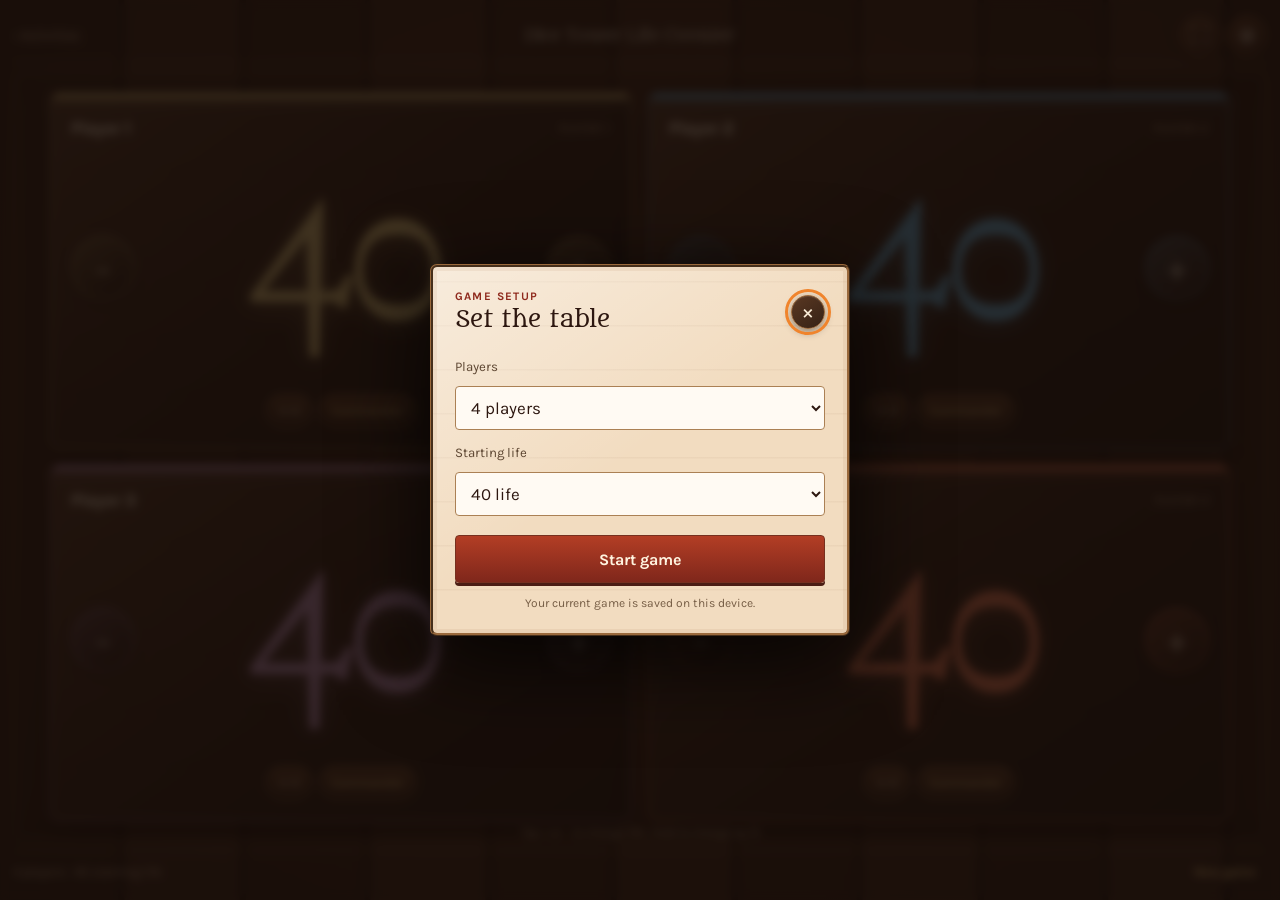
<file: life-counter.html>
<!DOCTYPE html>
<html lang="en">
<head>
  <meta charset="UTF-8">
  <meta name="viewport" content="width=device-width, initial-scale=1, viewport-fit=cover">
  <meta name="theme-color" content="#2d1710">
  <title>MTG Life Counter | Dice Tower Board Game Cafe</title>
  <meta name="description" content="A full-screen Magic: The Gathering life counter for your next game night.">
  <link rel="icon" type="image/png" href="images/favicon.png">
  <link rel="preconnect" href="https://fonts.googleapis.com">
  <link rel="preconnect" href="https://fonts.gstatic.com" crossorigin>
  <link href="https://fonts.googleapis.com/css2?family=Karla:wght@400;500;700&family=Metamorphous&display=swap" rel="stylesheet">
  <link rel="stylesheet" href="css/styles.css">
  <link rel="stylesheet" href="css/life-counter.css?v=13">
</head>
<body class="counter-page">
  <main class="counter-app" id="counterApp">
    <header class="counter-toolbar">
      <a class="counter-back" href="activities.html" aria-label="Back to interactive activities">‹ <span>Activities</span></a>
      <div class="counter-brand"><span>Dice Tower Life Counter</span></div>
      <div class="toolbar-actions">
        <button class="tool-button" id="fullscreenButton" type="button" aria-label="Enter fullscreen" title="Fullscreen">⛶</button>
        <button class="tool-button" id="settingsButton" type="button" aria-label="Game settings" title="Game settings">⚙</button>
      </div>
    </header>
    <section class="counter-table" aria-label="Magic life counter">
      <div class="table-glow" aria-hidden="true"></div>
      <div class="player-grid" id="playerGrid" role="group" aria-label="Player life counters"></div>
      <p class="table-hint" id="tableHint">Tap + or − to change life · Hold to change by 10</p>
    </section>
    <footer class="counter-footer"><span id="gameSummary">4 players · 40 starting life</span><button id="newGameButton" type="button">New game</button></footer>
  </main>

  <dialog class="settings-dialog" id="settingsDialog" aria-labelledby="settingsTitle">
    <form id="settingsForm" method="dialog">
      <div class="dialog-heading"><div><p class="settings-kicker">Game setup</p><h1 id="settingsTitle">Set the table</h1></div><button class="dialog-close" type="button" id="closeSettings" aria-label="Close settings">×</button></div>
      <label for="playerCount">Players</label>
      <select id="playerCount" name="playerCount"><option value="2">2 players</option><option value="3">3 players</option><option value="4" selected>4 players</option><option value="5">5 players</option><option value="6">6 players</option></select>
      <label for="startingLife">Starting life</label>
      <select id="startingLife" name="startingLife"><option value="20">20 life</option><option value="30">30 life</option><option value="40" selected>40 life</option><option value="50">50 life</option><option value="60">60 life</option></select>
      <button class="start-game" type="submit">Start game</button>
      <p class="settings-note">Your current game is saved on this device.</p>
    </form>
  </dialog>
  <dialog class="counter-dialog" id="counterDialog" aria-labelledby="counterDialogTitle">
    <div class="dialog-heading"><div><p class="settings-kicker" id="counterDialogKicker">Player counters</p><h2 id="counterDialogTitle">Counters</h2></div><button class="dialog-close" type="button" id="closeCounters" aria-label="Close counters">×</button></div>
    <div id="counterDetails"></div>
  </dialog>
  <script src="js/life-counter.js?v=11"></script>
</body>
</html>
</file>
<file: css/styles.css>
/* ===== Dice Tower: css/styles.css =====
   Colors are taken from the cafe logo. Change them once here. */
:root {
  --ink: #1b1210;
  /* logo outlines and wordmark */
  --tower: #2d1710;
  /* shadow inside the tower */
  --tower-soft: #43241a;
  --maroon: #8f2a1d;
  /* dragon's dark red */
  --dragon: #cc3a1e;
  /* dragon's head and neck */
  --flame: #f0842c;
  /* the flame */
  --blush: #e9b5a0;
  /* wing and tower stone */
  --parchment: #f2dcc0;
  /* dragon's belly */
  --paper: #fffaf3;
  --steel: #8b8c90;
  /* the serving dome */
  --line: #e6cfb8;

  --font-display: "Metamorphous", Georgia, serif;
  --font-body: "Karla", system-ui, -apple-system, "Segoe UI", sans-serif;
  --radius: 10px;
}

*,
*::before,
*::after {
  box-sizing: border-box;
}

html {
  scroll-behavior: smooth;
  scroll-padding-top: 84px;
}

body {
  margin: 0;
  font-family: var(--font-body);
  font-size: 1.0625rem;
  line-height: 1.6;
  color: var(--ink);
  background: var(--paper);
}

img,
iframe {
  max-width: 100%;
}

h1,
h2,
h3 {
  font-family: var(--font-display);
  font-weight: 400;
  line-height: 1.15;
}

h1 {
  font-size: clamp(2.1rem, 5.4vw, 3.6rem);
  margin: 0 0 .5em;
}

h2 {
  font-size: clamp(1.7rem, 4vw, 2.4rem);
  margin: 0 0 .5em;
}

p {
  margin: 0 0 1em;
  max-width: 62ch;
}

a {
  color: inherit;
}

:focus-visible {
  outline: 3px solid var(--flame);
  outline-offset: 3px;
}

.visually-hidden {
  position: absolute;
  width: 1px;
  height: 1px;
  overflow: hidden;
  clip: rect(0 0 0 0);
  white-space: nowrap;
}

.skip {
  position: absolute;
  left: -999px;
  top: 8px;
  background: var(--ink);
  color: var(--paper);
  padding: .5rem 1rem;
  z-index: 100;
}

.skip:focus {
  left: 8px;
}

/* ----- Header ----- */
.site-header {
  position: sticky;
  top: 0;
  z-index: 50;
  display: flex;
  align-items: center;
  justify-content: space-between;
  padding: .55rem clamp(1rem, 4vw, 3rem);
  background: var(--paper);
  color: var(--ink);
  border-bottom: 4px solid var(--dragon);
}

.brand {
  display: block;
  line-height: 0;
}

.brand img {
  height: 40px;
  width: auto;
  display: block;
}

.site-nav {
  display: flex;
  align-items: center;
  gap: 1.6rem;
}

.site-nav a {
  text-decoration: none;
  font-weight: 700;
}

.site-nav a:not(.nav-cta):hover {
  color: var(--dragon);
}

.nav-cta {
  background: var(--dragon);
  color: #fff;
  padding: .45rem 1.1rem;
  border-radius: 999px;
}

.nav-cta:hover {
  background: var(--maroon);
}

.nav-toggle {
  display: none;
  background: none;
  border: 0;
  padding: .6rem;
  cursor: pointer;
}

.nav-toggle span {
  display: block;
  width: 24px;
  height: 2px;
  background: var(--ink);
  margin: 5px 0;
  transition: transform .2s, opacity .2s;
}

.nav-toggle[aria-expanded="true"] span:nth-child(1) {
  transform: translateY(7px) rotate(45deg);
}

.nav-toggle[aria-expanded="true"] span:nth-child(2) {
  opacity: 0;
}

.nav-toggle[aria-expanded="true"] span:nth-child(3) {
  transform: translateY(-7px) rotate(-45deg);
}

/* ----- Hero ----- */
.hero {
  display: grid;
  grid-template-columns: 1.1fr .9fr;
  gap: 2rem;
  align-items: center;
  padding: clamp(2rem, 6vw, 4.5rem) clamp(1rem, 4vw, 3rem);
  background: linear-gradient(180deg, var(--paper) 0%, var(--parchment) 100%);
}

.open-status {
  display: inline-block;
  margin-bottom: 1.2rem;
  padding: .3rem .9rem;
  background: var(--flame);
  color: var(--ink);
  font-weight: 700;
  font-size: .95rem;
  border-radius: 999px;
}

.open-status.closed { border-top-color: var(--maroon); }

.lede {
  font-size: 1.15rem;
  margin-top: 1.2rem;
}

.hero-actions {
  display: flex;
  flex-wrap: wrap;
  gap: .8rem;
  margin-top: 1.6rem;
}

.hero-art img {
  display: block;
  margin: 0 auto;
  width: auto;
  height: auto;
  max-height: 540px;
}

@media (prefers-reduced-motion: no-preference) {
  .hero-art img {
    animation: settle .9s ease-out 1;
  }

  @keyframes settle {
    from {
      opacity: 0;
      transform: translateY(18px);
    }

    to {
      opacity: 1;
      transform: none;
    }
  }
}

/* ----- Buttons ----- */
.btn {
  display: inline-block;
  font: inherit;
  font-weight: 700;
  text-decoration: none;
  cursor: pointer;
  padding: .75rem 1.4rem;
  border-radius: var(--radius);
  border: 2px solid transparent;
}

.btn-primary {
  background: var(--dragon);
  color: #fff;
}

.btn-primary:hover {
  background: var(--maroon);
}

.btn-ghost {
  border-color: var(--ink);
  color: var(--ink);
  background: transparent;
}

.btn-ghost:hover {
  background: var(--ink);
  color: var(--paper);
}

/* ----- Sections ----- */
.section {
  padding: clamp(2.5rem, 6vw, 5rem) clamp(1rem, 4vw, 3rem);
}

.section-head {
  margin-bottom: 2rem;
}

.section-dark {
  background: var(--tower);
  color: var(--parchment);
}

.status-note {
  color: var(--maroon);
  margin-bottom: 1rem;
}

.section-dark .status-note {
  color: var(--blush);
}

.status-note:empty {
  display: none;
}

/* ----- Menu ----- */
.menu-tools {
  display: flex;
  flex-wrap: wrap;
  gap: 1rem;
  justify-content: space-between;
  align-items: center;
  margin-bottom: 1.5rem;
}

.tabs {
  display: flex;
  flex-wrap: wrap;
  gap: .5rem;
}

.tab {
  font: inherit;
  font-weight: 700;
  cursor: pointer;
  padding: .45rem 1rem;
  border-radius: 999px;
  background: transparent;
  color: var(--ink);
  border: 2px solid var(--ink);
}

.tab:hover {
  background: var(--parchment);
}

.tab[aria-selected="true"] {
  background: var(--dragon);
  border-color: var(--dragon);
  color: #fff;
}

.search input {
  font: inherit;
  width: min(100%, 300px);
  padding: .6rem 1rem;
  border: 2px solid var(--line);
  border-radius: var(--radius);
  background: #fff;
  color: inherit;
}

.search input:focus {
  border-color: var(--flame);
  outline: none;
}

.menu-grid {
  display: grid;
  grid-template-columns: repeat(auto-fill, minmax(min(100%, 340px), 1fr));
  gap: 0 3rem;
}

.menu-cat {
  grid-column: 1 / -1;
  font-family: var(--font-display);
  font-weight: 400;
  font-size: 1.5rem;
  margin: 1.8rem 0 .4rem;
  color: var(--maroon);
  padding-bottom: .3rem;
  border-bottom: 3px solid var(--blush);
}

.menu-cat:first-child {
  margin-top: 0;
}

.menu-item {
  padding: .9rem 0;
  border-bottom: 1px dashed var(--line);
}

.menu-item-top {
  display: flex;
  justify-content: space-between;
  gap: 1rem;
  font-weight: 700;
}

.menu-price {
  white-space: nowrap;
  color: var(--maroon);
}

.menu-desc {
  margin: .2rem 0 0;
  font-size: .97rem;
  color: #5b4238;
}

.menu-item.sold-out {
  opacity: .5;
}

.menu-item.sold-out .menu-name {
  text-decoration: line-through;
}

.sold-tag {
  font-size: .8rem;
  font-weight: 700;
  background: var(--line);
  border-radius: 4px;
  padding: 0 .4rem;
  margin-left: .5rem;
  vertical-align: middle;
}

/* ----- Events ----- */
.events {
  list-style: none;
  margin: 0;
  padding: 0;
  display: grid;
  grid-template-columns: repeat(auto-fit, minmax(min(100%, 260px), 1fr));
  gap: 1.2rem;
}

.event {
  background: var(--tower-soft);
  border-radius: var(--radius);
  padding: 1.3rem;
  border-top: 6px solid var(--flame);
}

.event-when {
  margin: 0 0 .3rem;
  font-weight: 700;
  color: var(--flame);
}

.event h3 {
  font-size: 1.3rem;
  margin: 0 0 .4rem;
  color: #fff;
}

.event p:last-child {
  margin: 0;
  font-size: .98rem;
}

/* ----- About ----- */
.about {
  display: grid;
  grid-template-columns: 1.3fr 1fr;
  gap: clamp(1.5rem, 5vw, 4rem);
  align-items: start;
}

.about-facts {
  list-style: none;
  margin: 0;
  padding: 0;
  display: grid;
  gap: 1rem;
}

.about-facts li {
  background: var(--parchment);
  border-left: 6px solid var(--dragon);
  padding: 1rem 1.2rem;
  border-radius: 0 var(--radius) var(--radius) 0;
}

/* ----- Visit ----- */
.visit {
  display: grid;
  grid-template-columns: 1fr 1.3fr;
  gap: clamp(1.5rem, 5vw, 3rem);
  background: var(--parchment);
}

address {
  font-style: normal;
  font-size: 1.15rem;
  margin-bottom: 1rem;
}

.hours {
  border-collapse: collapse;
  margin-bottom: 1.5rem;
}

.hours th,
.hours td {
  text-align: left;
  padding: .3rem 1.5rem .3rem 0;
}

.map-frame iframe {
  width: 100%;
  height: 100%;
  min-height: 320px;
  border: 0;
  border-radius: var(--radius);
}

/* ----- Form ----- */
.form {
  display: grid;
  grid-template-columns: repeat(2, 1fr);
  gap: 1.2rem 1.5rem;
  max-width: 760px;
}

.field-wide {
  grid-column: 1 / -1;
}

.field label {
  display: block;
  font-weight: 700;
  margin-bottom: .3rem;
}

.optional {
  font-weight: 400;
  color: #5b4238;
  font-size: .9rem;
}

.field input,
.field textarea {
  width: 100%;
  font: inherit;
  padding: .65rem .85rem;
  color: inherit;
  background: #fff;
  border: 2px solid var(--line);
  border-radius: var(--radius);
}

.field input:focus,
.field textarea:focus {
  border-color: var(--flame);
  outline: none;
}

.field.invalid input {
  border-color: #b3261e;
}

.error {
  color: #b3261e;
  font-size: .92rem;
  margin: .3rem 0 0;
}

.error:empty {
  display: none;
}

.form-status {
  margin-top: 1rem;
  font-weight: 700;
}

.form-status.ok {
  color: #2f6b3a;
}

/* ----- Footer ----- */
.site-footer {
  background: var(--ink);
  color: var(--parchment);
  padding: 1.8rem clamp(1rem, 4vw, 3rem);
  border-top: 4px solid var(--dragon);
}

.site-footer p {
  margin: 0;
  max-width: none;
}

.footer-links {
  display: flex;
  align-items: center;
  flex-wrap: wrap;
  gap: .65rem;
  margin-top: .9rem;
}

.footer-links a {
  display: grid;
  width: 2.65rem;
  height: 2.65rem;
  place-items: center;
  color: var(--parchment);
  border: 1px solid rgba(233, 181, 160, .42);
  border-radius: 50%;
  background: rgba(240, 132, 44, .1);
  transition: color .2s ease, border-color .2s ease, background-color .2s ease, transform .2s ease;
}

.footer-links a:hover,
.footer-links a:focus-visible {
  color: #f0b274;
  border-color: var(--flame);
  background: rgba(240, 132, 44, .2);
  transform: translateY(-2px);
}

.footer-links a:focus-visible {
  outline: 2px solid var(--parchment);
  outline-offset: 3px;
}

.footer-links svg {
  width: 1.35rem;
  height: 1.35rem;
  fill: currentColor;
}

.footer-links a:nth-child(2) svg,
.footer-links a:nth-child(3) svg {
  fill: none;
  stroke: currentColor;
  stroke-width: 1.8;
  stroke-linecap: round;
  stroke-linejoin: round;
}

.footer-links .icon-dot {
  fill: currentColor;
  stroke: none;
}

.footer-links .gmail-mark {
  stroke: var(--flame);
  stroke-width: 2.2;
}

/* ----- Mobile ----- */
@media (max-width: 820px) {
  .brand img {
    height: 32px;
  }

  .nav-toggle {
    display: block;
  }

  .site-nav {
    position: absolute;
    top: 100%;
    left: 0;
    right: 0;
    flex-direction: column;
    align-items: stretch;
    gap: 0;
    background: var(--paper);
    border-bottom: 4px solid var(--dragon);
    max-height: 0;
    overflow: hidden;
    visibility: hidden;
    transition: max-height .25s ease, visibility .25s;
  }

  .site-nav.open {
    max-height: 520px;
    visibility: visible;
  }

  .site-nav a {
    padding: 1rem clamp(1rem, 4vw, 3rem);
    border-top: 1px solid var(--line);
  }

  .nav-cta {
    border-radius: 0;
  }

  .hero,
  .about,
  .visit {
    grid-template-columns: 1fr;
  }

  .hero-art {
    order: -1;
  }

  .hero-art img {
    max-height: 280px;
  }

  .form {
    grid-template-columns: 1fr;
  }
}

@media (prefers-reduced-motion: reduce) {
  html {
    scroll-behavior: auto;
  }

  * {
    transition: none !important;
  }
}

/* ===== Tavern refresh: layered parchment, carved stone and living motion ===== */
body {
  background-color: var(--paper);
  background-image: repeating-linear-gradient(0deg, transparent 0 31px, rgba(143, 42, 29, .025) 32px 33px);
}

.site-header {
  padding-block: .8rem;
  box-shadow: 0 8px 24px rgba(27, 18, 16, .12);
  border-bottom-width: 5px;
}

.brand img { height: 46px; }

.site-nav { gap: clamp(.8rem, 1.7vw, 1.6rem); }

.site-nav a {
  position: relative;
  padding-block: .4rem;
}

.site-nav a:not(.nav-cta)::after {
  position: absolute;
  right: 0;
  bottom: .05rem;
  left: 0;
  height: 2px;
  content: "";
  background: var(--flame);
  transform: scaleX(0);
  transform-origin: left;
  transition: transform .24s ease;
}

.site-nav a:not(.nav-cta):hover::after,
.site-nav a:not(.nav-cta):focus-visible::after { transform: scaleX(1); }

.nav-cta {
  border: 2px solid var(--maroon);
  border-radius: 5px 14px 5px 14px;
  box-shadow: 3px 3px 0 var(--tower);
  transition: transform .2s ease, box-shadow .2s ease, background .2s ease;
}

.nav-cta:hover { transform: translate(2px, 2px); box-shadow: 1px 1px 0 var(--tower); }

.hero {
  position: relative;
  isolation: isolate;
  overflow: hidden;
  min-height: min(690px, calc(100svh - 72px));
  padding: clamp(3rem, 7vw, 6.5rem) clamp(1rem, 7vw, 6rem);
  grid-template-columns: 1.05fr .95fr;
  gap: clamp(1.5rem, 5vw, 5rem);
  background: linear-gradient(115deg, var(--paper) 0%, var(--parchment) 78%, var(--blush) 150%);
}

.hero::before,
.hero::after {
  position: absolute;
  z-index: -1;
  content: "";
  pointer-events: none;
}

.hero::before {
  inset: 1.2rem;
  border: 1px solid rgba(143, 42, 29, .28);
  clip-path: polygon(0 0, 26% 0, 27% 1%, 73% 1%, 74% 0, 100% 0, 100% 100%, 74% 100%, 73% 99%, 27% 99%, 26% 100%, 0 100%);
}

.hero::after {
  display: none;
}

.hero-text { max-width: 690px; }

.hero h1 {
  max-width: 12ch;
  margin-bottom: .35em;
  color: var(--tower);
  font-size: clamp(2.7rem, 6.5vw, 5.3rem);
  text-wrap: balance;
  text-shadow: 2px 2px 0 rgba(230, 207, 184, .8);
}

.hero .lede { max-width: 52ch; font-size: clamp(1.08rem, 1.4vw, 1.25rem); }

.open-status {
  border-radius: 3px 12px 3px 12px;
  box-shadow: 3px 3px 0 rgba(45, 23, 16, .2);
  letter-spacing: .025em;
}

.hero-art { position: relative; }

.hero-art::before {
  position: absolute;
  inset: 7% 4%;
  border: 1px solid rgba(143, 42, 29, .24);
  border-radius: 48% 48% 8px 8px;
  content: "";
  pointer-events: none;
}

.hero-art img {
  position: relative;
  z-index: 1;
  max-height: min(540px, 68vh);
  filter: drop-shadow(0 20px 18px rgba(27, 18, 16, .2));
  animation: tower-drift 6s ease-in-out infinite;
}

@keyframes tower-drift {
  0%, 100% { transform: translateY(0) rotate(-.6deg); }
  50% { transform: translateY(-11px) rotate(.6deg); }
}

.btn {
  border-radius: 4px 14px 4px 14px;
  box-shadow: 3px 4px 0 rgba(45, 23, 16, .26);
  transition: transform .18s ease, box-shadow .18s ease, background .18s ease;
}

.btn:hover { transform: translateY(-3px); box-shadow: 3px 7px 0 rgba(45, 23, 16, .22); }
.btn:active { transform: translateY(1px); box-shadow: 1px 2px 0 rgba(45, 23, 16, .2); }

.section {
  position: relative;
  padding: clamp(3.5rem, 7vw, 6rem) clamp(1rem, 7vw, 6rem);
}

.section-head { max-width: 760px; }

.section-head h2,
.about h2,
.dice h2,
.visit h2 { color: var(--tower); }

.section-head h2::after,
.about h2::after,
.dice h2::after,
.visit h2::after {
  display: block;
  width: 3.8rem;
  height: 3px;
  margin-top: .65rem;
  content: "";
  background: var(--flame);
}

.section-dark {
  background-color: var(--tower);
  background-image: repeating-linear-gradient(135deg, transparent 0 46px, rgba(233, 181, 160, .035) 47px 48px);
  border-block: 5px solid var(--maroon);
}

.section-dark .section-head h2 { color: var(--parchment); }
.section-dark .section-head h2::after { background: var(--flame); }

.events { gap: 1.25rem; }

.event {
  position: relative;
  min-height: 190px;
  padding: 1.5rem;
  border: 1px solid rgba(233, 181, 160, .2);
  border-top: 5px solid var(--flame);
  border-radius: 4px 18px 4px 18px;
  box-shadow: 0 8px 0 rgba(27, 18, 16, .22);
  transition: transform .25s ease, box-shadow .25s ease;
}

.event:hover { transform: translateY(-7px) rotate(-.4deg); box-shadow: 0 15px 0 rgba(27, 18, 16, .18); }
.event-when { letter-spacing: .06em; text-transform: uppercase; font-size: .85rem; }

.about { background: var(--paper); }

.about-copy {
  padding: clamp(1.3rem, 3vw, 2.5rem);
  border: 1px solid var(--line);
  border-left: 5px solid var(--dragon);
  background: linear-gradient(135deg, var(--paper), #fff 80%);
  box-shadow: 8px 8px 0 rgba(230, 207, 184, .48);
}

.about-facts li {
  border: 1px solid var(--line);
  border-left: 6px solid var(--dragon);
  border-radius: 3px 14px 3px 14px;
  box-shadow: 4px 4px 0 rgba(230, 207, 184, .55);
  transition: transform .2s ease;
}

.about-facts li:hover { transform: translateX(6px); }

.dice {
  display: grid;
  grid-template-columns: 1fr 1fr;
  align-items: center;
  gap: 2rem;
  overflow: hidden;
  background: linear-gradient(115deg, var(--parchment), var(--paper));
}

.d20-stage {
  position: relative;
  padding: 2rem;
  border: 1px solid var(--line);
  border-radius: 50% 50% 6px 6px;
  background: radial-gradient(ellipse at 50% 65%, #fff 0, var(--parchment) 65%);
  text-align: center;
}

.d20-stage::before {
  position: absolute;
  inset: 8%;
  border: 1px dashed rgba(143, 42, 29, .34);
  border-radius: 50%;
  content: "";
  pointer-events: none;
}

.d20-btn { position: relative; z-index: 1; filter: drop-shadow(0 12px 10px rgba(27, 18, 16, .2)); transition: transform .3s ease; }
.d20-btn:hover { transform: translateY(-7px) rotate(8deg) scale(1.05); }

.visit {
  align-items: center;
  background: var(--parchment);
  border-block: 1px solid var(--line);
}

.visit-info {
  padding: clamp(1.2rem, 3vw, 2.2rem);
  border: 1px solid rgba(143, 42, 29, .24);
  background: rgba(255, 250, 243, .56);
  box-shadow: 7px 7px 0 rgba(230, 207, 184, .7);
}

.hours th, .hours td { border-bottom: 1px dashed rgba(143, 42, 29, .2); }

.map-frame { min-height: 360px; padding: 8px; background: var(--tower); box-shadow: 9px 9px 0 rgba(45, 23, 16, .22); }
.map-frame iframe { min-height: 360px; border-radius: 2px; filter: sepia(.12) contrast(.94); }

.reserve {
  background: linear-gradient(180deg, var(--paper), var(--parchment));
}

.form {
  padding: clamp(1rem, 3vw, 2rem);
  border: 1px solid var(--line);
  border-top: 5px solid var(--dragon);
  background: rgba(255, 250, 243, .85);
  box-shadow: 8px 8px 0 rgba(230, 207, 184, .65);
}

.field input, .field textarea, .field select { border-radius: 3px 10px 3px 10px; transition: border-color .2s ease, box-shadow .2s ease; }
.field input:focus, .field textarea:focus, .field select:focus { box-shadow: 0 0 0 3px rgba(240, 132, 44, .18); }

.site-footer {
  padding-block: 2.2rem;
  border-top-width: 6px;
  background-image: repeating-linear-gradient(135deg, transparent 0 40px, rgba(233, 181, 160, .035) 41px 42px);
}

.reveal { opacity: 0; transform: translateY(24px); transition: opacity .65s ease, transform .65s cubic-bezier(.2, .7, .25, 1); }
.reveal.is-visible { opacity: 1; transform: none; }
.hero-text.reveal { transition-delay: .08s; }
.hero-art.reveal { transition-delay: .2s; }

@media (max-width: 820px) {
  .brand img { height: 36px; }
  .hero { min-height: auto; padding: 2.5rem 1.25rem 3rem; }
  .hero::before { inset: .6rem; }
  .hero::after { width: 85vw; right: -30%; }
  .hero-art img { max-height: 290px; }
  .hero h1 { max-width: 14ch; font-size: clamp(2.55rem, 11vw, 4rem); }
  .dice { grid-template-columns: 1fr; }
  .d20-stage { max-width: 440px; width: 100%; margin-inline: auto; }
  .map-frame, .map-frame iframe { min-height: 300px; }
}

@media (prefers-reduced-motion: reduce) {
  .hero-art img { animation: none; }
  .reveal, .reveal.is-visible { opacity: 1; transform: none; transition: none; }
  .btn, .event, .about-facts li, .d20-btn { transition: none; }
}

/* Adventurers' quest board */
.events {
  position: relative;
  padding: clamp(1.25rem, 3vw, 2.5rem);
  border: 8px ridge var(--maroon);
  background-color: var(--tower-soft);
  background-image:
    repeating-linear-gradient(0deg, transparent 0 37px, rgba(233, 181, 160, .045) 38px 40px),
    repeating-linear-gradient(90deg, transparent 0 72px, rgba(27, 18, 16, .12) 73px 77px);
  box-shadow: inset 0 0 0 3px rgba(240, 132, 44, .18), 0 12px 0 rgba(27, 18, 16, .25);
}

.event {
  min-height: 210px;
  padding: 2.2rem 1.35rem 1.5rem;
  overflow: hidden;
  color: var(--ink);
  border: 1px solid var(--line);
  border-left: 6px solid var(--dragon);
  border-top: 1px solid var(--line);
  border-radius: 2px 8px 3px 5px;
  background-color: var(--parchment);
  background-image: repeating-linear-gradient(0deg, transparent 0 27px, rgba(143, 42, 29, .055) 28px 29px);
  box-shadow: 3px 5px 0 rgba(27, 18, 16, .32);
  clip-path: polygon(0 0, 96% 0, 100% 5%, 100% 100%, 5% 100%, 0 96%);
  transition: transform .25s ease, box-shadow .25s ease;
}

.event::before {
  position: absolute;
  top: .55rem;
  left: 50%;
  width: 13px;
  height: 13px;
  border: 2px solid #696f72;
  border-radius: 50%;
  background:
    radial-gradient(ellipse at 76% 28%, #895338 0 8%, transparent 18%),
    radial-gradient(ellipse at 27% 76%, #9b6040 0 7%, transparent 17%),
    linear-gradient(135deg, transparent 0 42%, rgba(55, 59, 61, .9) 45% 48%, transparent 51%),
    linear-gradient(72deg, transparent 0 62%, rgba(67, 70, 72, .8) 64% 66%, transparent 69%),
    radial-gradient(circle at 32% 28%, #f2f3f3 0 10%, #c4c9cb 30%, #9fa6aa 68%, #747d81 100%);
  box-shadow: 1px 2px 2px rgba(27, 18, 16, .4), inset 0 1px 1px rgba(255, 255, 255, .65);
  content: "";
  transform: translateX(-50%);
}

.event::after {
  position: absolute;
  right: 0;
  bottom: 0;
  width: 25px;
  height: 25px;
  background: var(--blush);
  clip-path: polygon(100% 0, 100% 100%, 0 100%);
  content: "";
}

.event:hover {
  z-index: 1;
  transform: translateY(-6px) rotate(-1deg);
  box-shadow: 5px 11px 0 rgba(27, 18, 16, .28);
}

.event-when {
  color: var(--maroon);
  font-size: .78rem;
  font-weight: 700;
  letter-spacing: .09em;
}

.event h3 {
  color: var(--tower);
  padding-bottom: .5rem;
  border-bottom: 1px solid rgba(143, 42, 29, .32);
}

.event p:last-child { color: var(--ink); }

.dice .d20-result {
  position: relative;
  z-index: 1;
  width: min(100%, 480px);
  min-height: 4.4em;
  display: grid;
  place-items: center;
  padding: .8rem 1rem;
  color: var(--ink);
  background: var(--paper);
  border: 2px solid var(--maroon);
  border-radius: 4px 12px 4px 12px;
  box-shadow: 4px 5px 0 rgba(45, 23, 16, .28);
  font-size: clamp(1rem, 2vw, 1.15rem);
  line-height: 1.4;
  overflow-wrap: anywhere;
}

.dice .d20-history li {
  color: var(--paper);
  background: var(--tower);
  border: 1px solid var(--maroon);
  box-shadow: 1px 2px 0 rgba(45, 23, 16, .18);
}

@media (max-width: 820px) {
  .events { padding: 1rem; border-width: 6px; }
  .event { min-height: 185px; }
}

@media (prefers-reduced-motion: reduce) {
  .event:hover { transform: none; }
}

/* Home hero: keep the dragon and Dice Tower wordmark together. */
.hero-art {
  width: min(100%, 460px);
  display: flex;
  flex-direction: column;
  align-items: center;
  justify-self: end;
  gap: .35rem;
}

.hero-art img {
  display: block;
  width: min(100%, 350px);
  height: auto;
  max-height: none;
  object-fit: contain;
}

.hero-art::before {
  display: block;
  z-index: 0;
  inset: 2% 4% 3.2rem;
  border: 6px solid var(--maroon);
  border-bottom-width: 5px;
  border-radius: 50% 50% 3px 3px / 27% 27% 3px 3px;
  background:
    radial-gradient(ellipse at 20% 28%, rgba(255, 250, 243, .3), transparent 28%),
    radial-gradient(ellipse at 78% 68%, rgba(91, 54, 39, .1), transparent 34%),
    linear-gradient(90deg, rgba(91, 54, 39, .1), transparent 18% 82%, rgba(91, 54, 39, .1)),
    linear-gradient(90deg, transparent 49px, rgba(91, 54, 39, .16) 50px 51px, transparent 52px) 0 0 / 100px 110px,
    linear-gradient(90deg, transparent 49px, rgba(91, 54, 39, .16) 50px 51px, transparent 52px) 50px 55px / 100px 110px,
    repeating-linear-gradient(0deg, transparent 0 54px, rgba(91, 54, 39, .17) 55px 57px),
    linear-gradient(145deg, #f0ddbf, #c9a47a 56%, #ead2ad);
  box-shadow: inset 0 0 0 2px rgba(255, 250, 243, .4), 0 12px 20px rgba(45, 23, 16, .18);
  content: "";
  pointer-events: none;
}

.hero-art .open-status {
  position: relative;
  z-index: 2;
  display: block;
  width: fit-content;
  margin: 0;
  max-width: 100%;
  padding: .5rem .9rem;
  border: 0;
  border-block: 1px solid rgba(143, 42, 29, .25);
  border-radius: 0;
  background: linear-gradient(90deg, transparent, rgba(255, 250, 243, .8) 14%, rgba(255, 250, 243, .8) 86%, transparent);
  color: var(--ink);
  box-shadow: none;
  text-align: center;
}

.status-copy { display: grid; justify-items: center; gap: .08rem; }
.status-label { color: var(--maroon); font: 400 .98rem/1.25 var(--font-display); }
.status-hours { color: #5b4238; font-size: .82rem; line-height: 1.3; }
.hero-art .open-status.is-open .status-label { color: #355d39; }

@media (max-width: 460px) {
  .hero-art .open-status { padding-inline: .45rem; }
  .status-label { font-size: .9rem; }
  .status-hours { font-size: .76rem; }
}

@media (max-width: 820px) {
  .hero { grid-template-columns: minmax(0, 1fr); }
  .hero-text { order: 0; max-width: 44rem; margin-inline: auto; text-align: center; }
  .hero .lede { margin-inline: auto; }
  .hero h1 { max-width: 15ch; margin-inline: auto; }
  .hero-actions { justify-content: center; }
  .hero-art { order: -1; width: min(72vw, 300px); justify-self: center; margin: 0 auto 1rem; }
  .hero-art img { width: 100%; }
}

@media (max-width: 460px) {
  .hero { padding: 2rem 1rem 2.5rem; }
  .hero h1 { font-size: clamp(2.2rem, 10vw, 3rem); }
  .hero-art { width: min(70vw, 270px); }
}

/* Warm wooden backing for the quest notices */
.quest-board {
  position: relative;
  padding: clamp(1.25rem, 3vw, 2.5rem);
  border: 12px ridge var(--tower-soft);
  background-color: #936640;
  background-image:
    radial-gradient(ellipse at 16% 35%, transparent 0 17px, rgba(81, 48, 26, .24) 19px 21px, transparent 24px),
    radial-gradient(ellipse at 81% 72%, transparent 0 22px, rgba(81, 48, 26, .2) 24px 26px, transparent 29px),
    linear-gradient(153deg, transparent 0 24%, rgba(77, 48, 29, .55) 24.12% 24.27%, rgba(244, 218, 182, .65) 24.38% 24.52%, transparent 24.64%),
    linear-gradient(156deg, transparent 0 26%, rgba(77, 48, 29, .44) 26.08% 26.2%, transparent 26.33%),
    linear-gradient(168deg, transparent 0 67%, rgba(77, 48, 29, .48) 67.12% 67.26%, rgba(244, 218, 182, .55) 67.36% 67.49%, transparent 67.61%),
    repeating-linear-gradient(0deg, transparent 0 48px, rgba(91, 56, 32, .2) 49px 51px, rgba(255, 224, 181, .13) 52px 54px, transparent 55px 108px),
    repeating-linear-gradient(1deg, transparent 0 5px, rgba(91, 56, 32, .08) 6px 7px, transparent 8px 15px),
    linear-gradient(100deg, #825938 0%, #a7774e 16%, #936640 30%, #ad7d50 43%, #936640 54%, #b48659 72%, #825938 100%);
  box-shadow: inset 0 0 0 3px var(--maroon), inset 0 0 0 7px rgba(27, 18, 16, .4), 0 16px 30px rgba(27, 18, 16, .32);
}

.events {
  margin-top: 0;
  padding: 0;
  border: 0;
  background: none;
  box-shadow: none;
  grid-template-columns: repeat(auto-fit, minmax(min(100%, 280px), 320px));
  justify-content: center;
}

@media (max-width: 820px) {
  .quest-board { padding: 1rem; border-width: 8px; }
  .events { gap: 1.35rem; }
  .event { padding-inline: 1.35rem; }
}

@media (max-width: 640px) {
  .quest-board { padding: .65rem; border-width: 6px; }
  .events {
    grid-template-columns: repeat(2, minmax(0, 1fr));
    gap: .7rem;
    padding: .65rem;
  }

  .events > .event:last-child:nth-child(odd) {
    grid-column: 1 / -1;
    justify-self: center;
    width: calc((100% - .7rem) / 2);
  }

  .event {
    min-width: 0;
    min-height: 0;
    padding: 1.7rem .75rem 1rem;
    border-radius: 4px;
    clip-path: none;
    overflow-wrap: anywhere;
  }

  .event-when { font-size: .68rem; letter-spacing: .045em; }
  .event h3 { font-size: clamp(.88rem, 3.8vw, 1.05rem); }
  .event p:last-child { font-size: .8rem; line-height: 1.35; }
  .event:hover { transform: translateY(-3px); }
}

@media (max-width: 380px) {
  .quest-board { padding: .45rem; }
  .events { gap: .5rem; padding: .45rem; }
  .event { padding-inline: .6rem; }
  .event p:last-child { font-size: .76rem; }
}

/* Keep quest notices as simple square-cornered boxes at every size. */
.event {
  border-radius: 0;
  clip-path: none;
  background-color: var(--parchment);
  background-image:
    repeating-radial-gradient(circle at 1px 1px, rgba(45, 23, 16, .055) 0 .45px, transparent .8px 3px),
    repeating-linear-gradient(0deg, transparent 0 27px, rgba(143, 42, 29, .04) 28px 29px),
    repeating-linear-gradient(176deg, rgba(255, 250, 243, .06) 0 1px, transparent 1px 5px);
}

.event::after { display: none; }
</file>
<file: css/dice.css>
/* ===== Dice Tower: css/dice.css =====
   The "Roll the d20" section on the main page. Colors come from css/styles.css. */
.dice {
  background: var(--tower);
  color: var(--parchment);
  display: grid;
  grid-template-columns: 1fr 1fr;
  gap: clamp(1.5rem, 5vw, 4rem);
  align-items: center;
}

.dice h2 {
  color: #fff;
}

.d20-stage {
  display: grid;
  justify-items: center;
  gap: .8rem;
}

.d20-btn {
  background: none;
  border: 0;
  padding: 0;
  cursor: pointer;
  width: min(280px, 72vw);
  border-radius: 50%;
  -webkit-tap-highlight-color: transparent;
}

.d20-btn:hover .d20-svg {
  filter: drop-shadow(0 0 14px rgba(240, 132, 44, .55));
}

.d20-btn:disabled {
  cursor: progress;
}

.d20-svg {
  width: 100%;
  height: auto;
  display: block;
  transform-origin: 50% 52%;
  transition: filter .2s;
}

.d20-body {
  fill: var(--dragon);
  stroke: var(--ink);
  stroke-width: 4;
  stroke-linejoin: round;
}

.d20-face {
  fill: var(--flame);
  stroke: var(--ink);
  stroke-width: 3;
  stroke-linejoin: round;
}

.d20-edge {
  fill: none;
  stroke: var(--ink);
  stroke-width: 3;
  stroke-linejoin: round;
}

.d20-num {
  font-family: var(--font-display);
  font-size: 46px;
  fill: var(--ink);
  text-anchor: middle;
  dominant-baseline: central;
}

.rolling .d20-svg {
  animation: d20-tumble 1.3s cubic-bezier(.25, .7, .35, 1);
}

@keyframes d20-tumble {
  0% {
    transform: translateY(0) rotate(0) scale(1);
  }

  18% {
    transform: translateY(-46px) rotate(260deg) scale(1.1);
  }

  38% {
    transform: translateY(0) rotate(520deg) scale(.96);
  }

  52% {
    transform: translateY(-22px) rotate(690deg) scale(1.04);
  }

  68% {
    transform: translateY(0) rotate(820deg) scale(.98);
  }

  82% {
    transform: translateY(-8px) rotate(960deg) scale(1.01);
  }

  100% {
    transform: translateY(0) rotate(1080deg) scale(1);
  }
}

.d20-btn.crit .d20-body,
.d20-widget-btn.crit .d20-body {
  fill: var(--flame);
}

.d20-btn.crit .d20-svg,
.d20-widget-btn.crit .d20-svg {
  filter: drop-shadow(0 0 22px rgba(240, 132, 44, .9));
}

.d20-btn.fail .d20-body {
  fill: var(--steel);
}

.d20-result {
  margin: 0;
  min-height: 3.2em;
  text-align: center;
  font-weight: 700;
  font-size: 1.1rem;
}

.d20-history {
  margin: 0;
  padding: 0;
  list-style: none;
  display: flex;
  gap: .5rem;
  flex-wrap: wrap;
  justify-content: center;
  font-size: .95rem;
  color: var(--blush);
}

.d20-history li {
  background: var(--tower-soft);
  border-radius: 999px;
  padding: .1rem .7rem;
}

.d20-widget {
  position: fixed;
  right: clamp(.75rem, 2vw, 1.5rem);
  bottom: clamp(.75rem, 2vw, 1.5rem);
  z-index: 45;
  display: grid;
  justify-items: end;
  gap: .35rem;
}

.d20-widget-bubble {
  position: relative;
  max-width: min(270px, calc(100vw - 2rem));
  padding: .65rem 2rem .65rem .9rem;
  border: 3px solid var(--ink);
  border-radius: 1rem;
  background: #fff;
  color: var(--ink);
  box-shadow: 3px 4px 0 var(--ink);
  font-weight: 700;
  line-height: 1.25;
}

.d20-widget-bubble::after {
  content: "";
  position: absolute;
  right: 1rem;
  bottom: -.65rem;
  width: .8rem;
  height: .8rem;
  background: #fff;
  border-right: 3px solid var(--ink);
  border-bottom: 3px solid var(--ink);
  transform: skewY(35deg) rotate(18deg);
}

.d20-widget-bubble[hidden] {
  display: none;
}

.d20-widget-text {
  margin: 0;
}

.d20-widget-close {
  position: absolute;
  top: .15rem;
  right: .35rem;
  width: 1.5rem;
  height: 1.5rem;
  padding: 0;
  border: 0;
  border-radius: 50%;
  background: transparent;
  color: var(--ink);
  font: 700 1.25rem/1 var(--font-body);
  cursor: pointer;
}

.d20-widget-close:hover {
  background: var(--parchment);
}

.d20-widget-close:focus-visible {
  outline: 2px solid var(--dragon);
  outline-offset: 1px;
}

.d20-widget-btn {
  width: 76px;
  height: 76px;
  padding: 0;
  border: 0;
  border-radius: 50%;
  background: transparent;
  cursor: pointer;
  -webkit-tap-highlight-color: transparent;
}

.d20-widget-btn .d20-svg {
  width: 100%;
  height: 100%;
}

.d20-widget-btn:hover .d20-svg {
  filter: drop-shadow(0 0 9px rgba(240, 132, 44, .75));
}

.d20-widget-btn:disabled {
  cursor: progress;
}

.d20-widget-btn:focus-visible {
  outline: 3px solid var(--flame);
  outline-offset: 4px;
}

.page-intro {
  position: fixed;
  inset: 0;
  z-index: 1000;
  display: none;
  overflow: hidden;
  align-items: center;
  justify-items: center;
  align-content: center;
  gap: 1rem;
  background: radial-gradient(ellipse at center, var(--parchment), var(--paper) 72%);
  opacity: 1;
  transition: opacity .45s ease;
}

html.intro-active {
  overflow: hidden;
}

html.intro-active .page-intro {
  display: grid;
}

.page-intro.is-finished {
  opacity: 0;
  pointer-events: none;
}

.intro-message {
  position: relative;
  z-index: 2;
  margin: 0;
  color: var(--tower);
  font-family: var(--font-display);
  font-size: clamp(1.1rem, 3vw, 1.6rem);
  text-align: center;
}

.intro-die {
  position: relative;
  z-index: 2;
  width: min(210px, 48vw);
}

.intro-die .d20-svg {
  filter: drop-shadow(0 9px 10px rgba(27, 18, 16, .22));
}

.intro-die.is-rolling .d20-svg {
  animation: intro-d20-roll 1.2s cubic-bezier(.2, .7, .3, 1) both;
}

.intro-die.is-landed .d20-svg {
  animation: intro-d20-land .35s ease-out both;
}

.intro-die.is-landed .d20-body {
  fill: var(--flame);
}

@keyframes intro-d20-roll {
  0% {
    transform: translateY(0) rotate(0) scale(1);
  }

  24% {
    transform: translateY(-54px) rotate(300deg) scale(1.12);
  }

  52% {
    transform: translateY(8px) rotate(650deg) scale(.95);
  }

  76% {
    transform: translateY(-15px) rotate(900deg) scale(1.04);
  }

  100% {
    transform: translateY(0) rotate(1080deg) scale(1);
  }
}

@keyframes intro-d20-land {
  0% {
    transform: scale(1);
  }

  45% {
    transform: scale(1.14);
  }

  100% {
    transform: scale(1);
  }
}

/* Fixed, click-through celebration layer: it never takes up space in the page layout. */
.six-seven-overlay {
  position: fixed;
  z-index: 9999;
  inset: 0;
  overflow: hidden;
  pointer-events: none;
}

.six-seven-gif {
  position: absolute;
  display: block;
  width: clamp(82px, 13vw, 175px);
  max-width: 28vw;
  height: auto;
  border: 2px solid var(--parchment);
  border-radius: 8px;
  box-shadow: 0 5px 18px rgba(27, 18, 16, .5);
  animation: six-seven-pop .35s cubic-bezier(.2, .8, .25, 1) both;
}

.six-seven-gif:nth-child(1) { top: 5%; left: 4%; --tilt: -10deg; }
.six-seven-gif:nth-child(2) { top: 9%; right: 5%; --tilt: 9deg; animation-delay: .04s; }
.six-seven-gif:nth-child(3) { top: 38%; left: 3%; --tilt: 7deg; animation-delay: .08s; }
.six-seven-gif:nth-child(4) { top: 42%; right: 3%; --tilt: -8deg; animation-delay: .12s; }
.six-seven-gif:nth-child(5) { bottom: 6%; left: 17%; --tilt: 8deg; animation-delay: .16s; }
.six-seven-gif:nth-child(6) { right: 17%; bottom: 5%; --tilt: -9deg; animation-delay: .2s; }

@keyframes six-seven-pop {
  from { opacity: 0; transform: rotate(var(--tilt)) scale(.45); }
  to { opacity: 1; transform: rotate(var(--tilt)) scale(1); }
}

@media (prefers-reduced-motion: reduce) {
  .six-seven-gif { animation: none; }
}

.intro-cards {
  position: absolute;
  inset: 0;
  overflow: hidden;
  pointer-events: none;
}

.intro-card {
  --card-accent: var(--dragon);
  position: absolute;
  top: -32vh;
  left: 16%;
  display: grid;
  grid-template-columns: 1fr auto;
  gap: .25rem;
  width: clamp(112px, 15vw, 160px);
  min-height: 205px;
  padding: .5rem;
  border: 3px solid var(--ink);
  border-radius: 9px;
  color: var(--ink);
  background: linear-gradient(145deg, #fffaf3, #e9d6bd);
  box-shadow: 3px 5px 0 rgba(27, 18, 16, .28);
  font: 700 .68rem/1.2 var(--font-body);
  opacity: 0;
}

.intro-card--ember {
  --card-accent: #a84227;
  left: 15%;
}

.intro-card--grove {
  --card-accent: #4c7041;
  left: 50%;
}

.intro-card--arcane {
  --card-accent: #486f9c;
  left: 82%;
}

.intro-card-cost {
  justify-self: end;
}

.intro-card-title {
  align-self: center;
}

.intro-card-art {
  grid-column: 1 / -1;
  min-height: 96px;
  border: 2px solid var(--ink);
  border-radius: 4px;
  background: radial-gradient(circle at 52% 42%, #fff5ce 0 7%, transparent 8%),
    radial-gradient(ellipse at 50% 65%, var(--card-accent) 0 28%, transparent 29%),
    linear-gradient(145deg, var(--card-accent), #211c2c);
}

.intro-card-type {
  grid-column: 1 / -1;
  padding-bottom: .2rem;
  border-bottom: 1px solid var(--ink);
}

.intro-card-copy {
  grid-column: 1 / -1;
  font-weight: 400;
}

.intro-card-power {
  justify-self: end;
  padding: .1rem .3rem;
  border: 1px solid var(--ink);
  border-radius: 3px;
  background: var(--paper);
}

.intro-cards.is-falling .intro-card {
  animation: intro-card-fall 1.35s cubic-bezier(.25, .65, .4, 1) both;
}

.intro-cards.is-falling .intro-card--grove {
  animation-delay: .12s;
}

.intro-cards.is-falling .intro-card--arcane {
  animation-delay: .24s;
}

@keyframes intro-card-fall {
  0% {
    opacity: 0;
    transform: translateY(-10vh) rotate(-12deg);
  }

  12% {
    opacity: 1;
  }

  100% {
    opacity: 1;
    transform: translateY(145vh) rotate(22deg);
  }
}

.intro-skip {
  position: absolute;
  z-index: 3;
  right: max(1rem, env(safe-area-inset-right));
  bottom: max(1rem, env(safe-area-inset-bottom));
  padding: .5rem .9rem;
  border: 2px solid var(--ink);
  border-radius: 999px;
  background: var(--paper);
  color: var(--ink);
  font: 700 .95rem var(--font-body);
  cursor: pointer;
}

.intro-skip:hover {
  background: var(--parchment);
}

.intro-skip:focus-visible {
  outline: 3px solid var(--flame);
  outline-offset: 3px;
}

@media (max-width: 820px) {
  .dice {
    grid-template-columns: 1fr;
  }
}

@media (max-width: 820px) {
  .d20-widget {
    right: .9rem;
    bottom: calc(1rem + env(safe-area-inset-bottom, 0px));
  }

  .d20-widget-btn {
    width: 64px;
    height: 64px;
  }

  .order-body .d20-widget {
    bottom: calc(1rem + env(safe-area-inset-bottom, 0px));
  }

  .intro-card--ember {
    left: 5%;
  }

  .intro-card--grove {
    left: 39%;
  }

  .intro-card--arcane {
    left: 73%;
  }

  .intro-card {
    width: clamp(92px, 26vw, 140px);
    min-height: 180px;
    font-size: .6rem;
  }

  .intro-card-art {
    min-height: 78px;
  }
}

@media (prefers-reduced-motion: reduce) {
  .rolling .d20-svg {
    animation: none;
  }
}

@media (prefers-reduced-motion: reduce) {
  .page-intro {
    transition-duration: .01ms;
  }

  .intro-die.is-rolling .d20-svg,
  .intro-die.is-landed .d20-svg,
  .intro-cards.is-falling .intro-card {
    animation: none;
  }

  .intro-cards.is-falling .intro-card {
    top: 1rem;
    opacity: 1;
  }
}
</file>
<file: css/tcg-gallery.css>
.tcg-gallery {
  --tcg-gold: #e0b66c;
  --tcg-brick: #6f281c;
  --tcg-stone: #554640;
  padding: clamp(1.5rem, 3vw, 2.5rem) clamp(1rem, 3vw, 2rem);
  color: var(--parchment);
  background-color: #38251e;
  background-image:
    linear-gradient(90deg, transparent 0 49.6%, rgb(242 220 192 / 4%) 49.8% 50.2%, transparent 50.4%),
    linear-gradient(0deg, transparent 0 49.6%, rgb(242 220 192 / 4%) 49.8% 50.2%, transparent 50.4%),
    linear-gradient(135deg, rgb(255 250 243 / 2%), transparent 50%);
  background-size: 104px 58px, 104px 58px, auto;
  border-block: 5px solid var(--maroon);
}

.tcg-gallery-inner {
  width: min(1400px, 100%);
  margin: 0 auto;
}

.tcg-gallery-heading {
  display: flex;
  align-items: end;
  justify-content: space-between;
  gap: 1rem;
  margin: 0 0 1rem .35rem;
}

.tcg-gallery-heading h2 {
  margin: 0;
  color: var(--parchment);
}

.tcg-eyebrow {
  margin: 0 0 .4rem;
  color: var(--flame);
  font-size: .75rem;
  font-weight: 700;
  letter-spacing: .16em;
  text-transform: uppercase;
}

.tcg-carousel {
  position: relative;
  height: clamp(430px, 43vw, 580px);
  min-height: 430px;
  overflow: hidden;
  isolation: isolate;
  background: var(--tower);
  border: 9px ridge var(--tcg-brick);
  border-radius: 12px;
  box-shadow: inset 0 0 0 2px var(--tcg-gold), inset 0 0 0 7px rgb(27 18 16 / 65%), 0 18px 50px rgb(0 0 0 / 42%);
}

.tcg-slides,
.tcg-slide {
  position: absolute;
  inset: 0;
}

.tcg-slide {
  overflow: hidden;
  opacity: 0;
  pointer-events: none;
  transition: opacity .7s ease;
}

.tcg-slide.is-active {
  z-index: 1;
  opacity: 1;
  pointer-events: auto;
}

.tcg-slide::after {
  position: absolute;
  z-index: 0;
  inset: 0;
  content: "";
  background: linear-gradient(90deg, rgb(12 11 12 / 88%) 0%, rgb(12 11 12 / 68%) 24%, rgb(12 11 12 / 18%) 62%, rgb(12 11 12 / 4%) 100%), linear-gradient(0deg, rgb(12 11 12 / 46%) 0%, transparent 28%);
}

.tcg-slide > img {
  position: absolute;
  inset: 0;
  width: 100%;
  height: 100%;
  object-fit: cover;
  object-position: center 40%;
  transform: scale(1.015);
}

.tcg-slide.is-active > img {
  animation: tcg-image-drift 8s ease-out both;
}

@keyframes tcg-image-drift {
  from { transform: scale(1.015); }
  to { transform: scale(1.08); }
}

.tcg-slide-copy {
  position: absolute;
  z-index: 2;
  top: 50%;
  left: clamp(2rem, 7vw, 6rem);
  width: min(27%, 310px);
  padding: .65rem .8rem .75rem;
  transform: translateY(-54%);
  text-shadow: 0 2px 14px rgb(0 0 0 / 38%);
  background: linear-gradient(90deg, rgb(36 20 15 / 42%), rgb(36 20 15 / 16%) 78%, transparent);
  border-block: 1px solid rgb(224 182 108 / 22%);
  border-left: 2px solid rgb(224 182 108 / 60%);
  box-shadow: 0 8px 20px rgb(0 0 0 / 9%);
}

.tcg-slide-kicker {
  display: block;
  margin-bottom: .35rem;
  color: #f3bd66;
  font-size: .72rem;
  font-weight: 700;
  letter-spacing: .16em;
  text-transform: uppercase;
}

.tcg-slide-copy h3 {
  margin: 0 0 .55rem;
  color: var(--parchment);
  font-family: var(--font-display, Georgia, serif);
  font-size: clamp(1.65rem, 3.2vw, 2.65rem);
  font-weight: 400;
  letter-spacing: 0;
  line-height: .98;
  text-transform: none;
}

.tcg-shop-link {
  display: inline-flex;
  min-height: 2.3rem;
  align-items: center;
  gap: .65rem;
  padding: .4rem .7rem;
  color: var(--parchment);
  font-size: .78rem;
  font-weight: 700;
  text-decoration: none;
  text-shadow: none;
  background: linear-gradient(180deg, rgb(164 59 36 / 88%), rgb(104 35 27 / 88%));
  border: 1px solid rgb(209 161 94 / 75%);
  border-radius: 5px;
  box-shadow: 0 3px 0 rgb(27 18 16 / 58%), inset 0 1px rgb(255 250 243 / 14%);
  transition: background .2s ease, transform .2s ease;
}

.tcg-shop-link:hover {
  transform: translateY(-2px);
  background: linear-gradient(180deg, #bd4a2c, #8f2a1d);
}

.tcg-tabs {
  position: absolute;
  z-index: 4;
  top: 50%;
  right: 1.15rem;
  display: grid;
  width: clamp(150px, 16%, 190px);
  grid-template-columns: minmax(0, 1fr);
  gap: .3rem;
  padding: .4rem;
  transform: translateY(-50%);
  background:
    linear-gradient(90deg, rgb(255 255 255 / 7%), transparent 24%),
    linear-gradient(145deg, rgb(81 68 60 / 52%), rgb(40 27 23 / 58%));
  border: 1px solid rgb(224 182 108 / 36%);
  border-radius: 6px;
  box-shadow: inset 0 0 0 1px rgb(224 182 108 / 13%), 0 8px 20px rgb(0 0 0 / 30%);
  backdrop-filter: blur(7px);
}

.tcg-tab {
  position: relative;
  display: flex;
  min-width: 0;
  min-height: 50px;
  flex-direction: column;
  justify-content: center;
  gap: .25rem;
  overflow: hidden;
  padding: .35rem .4rem .35rem 2.25rem;
  color: #e6d4bc;
  font: inherit;
  text-align: left;
  cursor: pointer;
  background:
    linear-gradient(145deg, rgb(255 255 255 / 8%), transparent 48%),
    linear-gradient(180deg, rgb(85 70 64 / 42%), rgb(48 35 30 / 48%));
  border: 1px solid rgb(226 190 139 / 15%);
  border-radius: 4px;
  box-shadow: inset 0 1px rgb(255 250 243 / 8%), 0 3px 6px rgb(0 0 0 / 20%);
  transition: background .25s ease, color .25s ease, border-color .25s ease;
  backdrop-filter: blur(4px);
}

.tcg-tab::before {
  position: absolute;
  top: 50%;
  left: .75rem;
  content: "";
  color: #e0b66c;
  font-family: var(--font-display, Georgia, serif);
  font-size: .9rem;
  transform: translateY(-50%);
}

.tcg-tab::after {
  position: absolute;
  top: .55rem;
  bottom: .55rem;
  left: .45rem;
  width: 3px;
  height: auto;
  content: "";
  background: var(--flame);
  opacity: .3;
  transform: scaleY(0);
  transform-origin: top;
}

.tcg-tab:nth-child(1)::before { content: "I"; }
.tcg-tab:nth-child(2)::before { content: "II"; }
.tcg-tab:nth-child(3)::before { content: "III"; }
.tcg-tab:nth-child(4)::before { content: "IV"; }
.tcg-tab:nth-child(5)::before { content: "V"; }

.tcg-tab.is-active {
  color: var(--paper);
  background:
    linear-gradient(145deg, rgb(255 255 255 / 9%), transparent 45%),
    linear-gradient(180deg, rgb(119 51 35 / 78%), rgb(72 31 25 / 82%));
  border-color: rgb(213 165 82 / 68%);
  box-shadow: inset 0 1px rgb(255 250 243 / 13%), 0 3px 8px rgb(0 0 0 / 24%);
}

.tcg-tab.is-active::after {
  opacity: 1;
  animation: tcg-tab-timer 6s linear forwards;
}

@keyframes tcg-tab-timer {
  from { transform: scaleY(0); }
  to { transform: scaleY(1); }
}

.tcg-tab-game {
  overflow: hidden;
  color: #e1bb83;
  font-size: .55rem;
  font-weight: 700;
  letter-spacing: .1em;
  text-overflow: ellipsis;
  text-transform: uppercase;
  white-space: nowrap;
}

.tcg-tab strong {
  display: -webkit-box;
  overflow: hidden;
  font-size: .74rem;
  font-weight: 700;
  line-height: 1.2;
  text-overflow: ellipsis;
  -webkit-box-orient: vertical;
  -webkit-line-clamp: 2;
}

@media (max-width: 700px) {
  .tcg-gallery { padding: 1.5rem .7rem; }
  .tcg-gallery-heading { margin-left: .2rem; }
  .tcg-carousel { height: 500px; min-height: 0; border-width: 6px; border-radius: 10px; }
  .tcg-slide > img { object-position: 56% center; }
  .tcg-slide::after {
    background: linear-gradient(180deg, rgb(12 11 12 / 42%) 0%, rgb(12 11 12 / 8%) 35%, rgb(12 11 12 / 78%) 69%, rgb(12 11 12 / 85%) 100%);
  }
  .tcg-slide-copy {
    top: 50%;
    left: .65rem;
    width: calc(100% - clamp(96px, 29%, 120px) - 1.8rem);
    padding: .5rem .45rem .55rem;
    transform: translateY(-50%);
  }
  .tcg-slide-kicker { font-size: .58rem; letter-spacing: .08em; }
  .tcg-slide-copy h3 { margin-bottom: .4rem; font-size: clamp(1.2rem, 5vw, 1.7rem); overflow-wrap: anywhere; }
  .tcg-shop-link { min-height: 2rem; gap: .35rem; padding: .35rem .45rem; font-size: .62rem; }
  .tcg-tabs { top: 50%; right: .45rem; bottom: auto; left: auto; width: clamp(96px, 29%, 120px); gap: .22rem; padding: .3rem; transform: translateY(-50%); }
  .tcg-tab { min-height: 42px; padding: .3rem .25rem .3rem 1.8rem; gap: .1rem; }
  .tcg-tab::before { left: .4rem; font-size: .75rem; }
  .tcg-tab::after { top: .3rem; bottom: .3rem; left: .18rem; width: 2px; }
  .tcg-tab-game { font-size: .45rem; letter-spacing: .03em; }
  .tcg-tab strong { font-size: .62rem; }
}

@media (max-width: 380px) {
  .tcg-carousel { height: 460px; }
  .tcg-tab { min-height: 39px; padding-left: 1.65rem; }
  .tcg-tab::before { left: .35rem; font-size: .7rem; }
  .tcg-tab-game { font-size: .4rem; }
  .tcg-tab strong { font-size: .58rem; }
}

@media (prefers-reduced-motion: reduce) {
  .tcg-slide,
  .tcg-shop-link,
  .tcg-tab { transition: none; }
  .tcg-slide.is-active > img { animation: none; }
  .tcg-tab.is-active::after { animation: none; transform: scaleY(1); }
}
</file>
<file: css/about-visit.css>
/* Story and directions sections */
.about-tavern {
  position: relative;
  grid-template-columns: minmax(0, 1.05fr) minmax(320px, .95fr);
  align-items: stretch;
  gap: clamp(1.5rem, 4vw, 3.5rem);
  overflow: hidden;
  color: var(--ink);
  background:
    radial-gradient(ellipse at 18% 25%, rgb(255 255 255 / 70%), transparent 34rem),
    repeating-linear-gradient(90deg, transparent 0 138px, rgb(109 74 43 / 5%) 139px 144px),
    linear-gradient(140deg, #fffaf1, #ecd3ac 78%);
  border-block: 5px solid #9a5a32;
}

.about-tavern .about-copy {
  position: relative;
  align-self: center;
  padding: clamp(1.5rem, 4vw, 3rem);
  overflow: hidden;
  color: #352116;
  background:
    linear-gradient(145deg, rgb(255 255 255 / 72%), transparent 60%),
    repeating-linear-gradient(0deg, transparent 0 55px, rgb(99 60 28 / 5%) 56px 59px),
    linear-gradient(135deg, #fffaf0, #f0dfc2);
  border: 2px ridge #b27b43;
  border-left: 7px solid #9a5a32;
  box-shadow: 0 14px 30px rgb(61 37 20 / 17%), inset 0 0 0 5px rgb(255 255 255 / 35%);
}

.place-kicker {
  margin: 0 0 .55rem;
  color: #e8b96f;
  font-size: .76rem;
  font-weight: 700;
  letter-spacing: .17em;
  text-transform: uppercase;
}

.about-tavern .place-kicker { color: #8e542f; }

.about-tavern .about-copy h2,
.visit-tavern .visit-heading h2 {
  max-width: 18ch;
  margin: 0 0 1rem;
  color: #fff0d7;
  font-size: clamp(2rem, 4.2vw, 3.2rem);
}

.about-tavern .about-copy h2 { color: #39251b; text-shadow: 0 1px rgb(255 255 255 / 55%); }

.about-tavern .about-copy h2::after,
.visit-tavern .visit-heading h2::after {
  display: block;
  width: 3.3rem;
  height: 3px;
  margin-top: .8rem;
  content: "";
  background: linear-gradient(90deg, #e7b46a, #9d4629);
}

.about-tavern .about-copy p:not(.place-kicker) {
  max-width: 60ch;
  color: #594431;
}

.about-invite {
  display: inline-flex;
  align-items: center;
  gap: .75rem;
  margin-top: .4rem;
  padding: .65rem .9rem;
  color: #56361f;
  font-weight: 700;
  text-decoration: none;
  background: rgb(255 255 255 / 52%);
  border: 1px solid #b27b43;
  transition: gap .2s ease, background .2s ease, transform .2s ease;
}

.about-invite:hover { gap: 1rem; transform: translateY(-2px); background: #fffaf0; }
.about-invite span { color: #9a4c28; font-size: 1.15rem; }

.about-seal {
  position: absolute;
  top: 1.1rem;
  right: 1.15rem;
  display: grid;
  width: 3.6rem;
  aspect-ratio: 1;
  place-items: center;
  color: rgb(127 73 38 / 52%);
  font-family: var(--font-display, Georgia, serif);
  font-size: .85rem;
  border: 1px solid rgb(154 90 50 / 35%);
  border-radius: 50%;
  box-shadow: inset 0 0 0 4px rgb(154 90 50 / 5%);
}

.about-tavern .about-facts {
  align-content: center;
  gap: .85rem;
}

.about-tavern .about-facts li {
  display: grid;
  grid-template-columns: 2.7rem minmax(0, 1fr);
  align-items: start;
  gap: .85rem;
  padding: 1.15rem 1.25rem;
  color: #50351f;
  background: linear-gradient(120deg, #fffaf0, #ead1a9);
  border: 1px solid rgb(137 89 48 / 33%);
  border-left: 4px solid #a35e32;
  border-radius: 2px;
  box-shadow: 0 7px 16px rgb(73 46 24 / 13%), inset 0 1px #fff;
  transition: transform .22s ease, border-color .22s ease, box-shadow .22s ease;
}

.about-tavern .about-facts li:hover {
  transform: translateX(7px);
  border-color: #ae6e3d;
  box-shadow: 0 11px 22px rgb(73 46 24 / 20%), inset 0 1px #fff;
}

.fact-index {
  display: grid;
  width: 2.35rem;
  aspect-ratio: 1;
  place-items: center;
  color: #8a512b;
  font-family: var(--font-display, Georgia, serif);
  font-size: .85rem;
  border: 1px solid rgb(154 90 50 / 42%);
  border-radius: 50%;
}

.about-facts li div { display: grid; gap: .2rem; }
.about-facts li strong { color: #352116; font-size: 1.06rem; }
.about-facts li div span { color: #69533d; font-size: .95rem; line-height: 1.45; }

.visit-tavern {
  display: block;
  color: var(--parchment);
  background:
    radial-gradient(ellipse at 50% 0, rgb(237 182 104 / 14%), transparent 38rem),
    linear-gradient(135deg, #2d1d15, #1e130e);
  border-block: 5px solid #71301f;
}

.visit-heading { max-width: 700px; margin: 0 auto 2rem; text-align: center; }
.visit-heading .place-kicker { margin-bottom: .5rem; }
.visit-tavern .visit-heading h2 { max-width: none; margin-inline: auto; }
.visit-tavern .visit-heading h2::after { margin-inline: auto; }
.visit-heading > p:last-child { margin: 0 auto; color: rgb(242 220 192 / 78%); }

.visit-layout {
  display: grid;
  grid-template-columns: minmax(300px, .72fr) minmax(0, 1.28fr);
  align-items: stretch;
  gap: clamp(1.25rem, 3vw, 2.5rem);
  max-width: 1320px;
  margin: 0 auto;
}

.visit-tavern .visit-info {
  display: flex;
  flex-direction: column;
  padding: clamp(1.2rem, 2.5vw, 2rem);
  color: #f4e0c2;
  background:
    linear-gradient(145deg, rgb(255 240 215 / 5%), transparent 50%),
    linear-gradient(150deg, #563820, #342218);
  border: 2px ridge #a97643;
  box-shadow: 0 12px 28px rgb(0 0 0 / 28%), inset 0 0 0 4px rgb(232 192 128 / 5%);
}

.visit-location { display: flex; align-items: center; gap: .9rem; padding-bottom: 1.1rem; border-bottom: 1px solid rgb(232 185 111 / 28%); }
.location-emblem { display: grid; width: 3rem; aspect-ratio: 1; flex: 0 0 auto; place-items: center; color: #f0bf76; background: rgb(25 15 10 / 32%); border: 1px solid rgb(232 185 111 / 52%); border-radius: 50%; }
.location-emblem svg { width: 1.35rem; fill: none; stroke: currentColor; stroke-width: 1.6; stroke-linecap: round; stroke-linejoin: round; }
.detail-label { display: block; margin-bottom: .2rem; color: #e8b96f; font-size: .68rem; font-weight: 700; letter-spacing: .15em; text-transform: uppercase; }
.visit-location address { margin: 0; color: #fff0d7; font-weight: 700; line-height: 1.4; }

.hours-heading { display: flex; align-items: baseline; justify-content: space-between; gap: .5rem; margin: 1.15rem 0 .4rem; }
.hours-heading h3 { margin: 0; color: #fff0d7; font-family: var(--font-body); font-size: 1.05rem; }
.hours-heading > span { color: #e8b96f; font-size: .75rem; }
.visit-tavern .hours { width: 100%; margin-bottom: 1.15rem; border-collapse: collapse; }
.visit-tavern .hours th,
.visit-tavern .hours td { padding: .34rem .2rem; color: rgb(245 226 198 / 83%); font-size: .9rem; text-align: left; border-bottom: 1px solid rgb(232 185 111 / 16%); }
.visit-tavern .hours td { text-align: right; white-space: nowrap; }
.visit-tavern .hours tr.is-today th,
.visit-tavern .hours tr.is-today td { color: #fff0d7; background: rgb(224 166 83 / 12%); }
.today-marker { display: none; margin-left: .35rem; padding: .05rem .3rem; color: #2b1b12; font-size: .62rem; font-weight: 700; letter-spacing: .04em; text-transform: uppercase; background: #edbd76; border-radius: 2px; }
.hours tr.is-today .today-marker { display: inline-block; }

.visit-tavern .directions-link { align-self: flex-start; margin-top: auto; }
.directions-link span { margin-left: .45rem; }

.map-card {
  display: flex;
  min-width: 0;
  flex-direction: column;
  overflow: hidden;
  background: linear-gradient(145deg, #654328, #352217);
  border: 2px ridge #aa7947;
  box-shadow: 0 14px 32px rgb(0 0 0 / 34%), inset 0 0 0 5px rgb(232 192 128 / 6%);
}

.map-card-heading,
.map-card-footer { display: flex; align-items: center; justify-content: space-between; gap: 1rem; padding: .8rem 1rem; color: #fff0d7; }
.map-card-heading { font-family: var(--font-display, Georgia, serif); font-size: 1rem; }
.map-card-location { display: inline-flex; align-items: center; gap: .45rem; color: #f1c47f; font-family: var(--font-body); font-size: .75rem; letter-spacing: .06em; text-transform: uppercase; }
.map-card-location i { width: .55rem; aspect-ratio: 1; background: #93b766; border-radius: 50%; box-shadow: 0 0 0 4px rgb(147 183 102 / 15%), 0 0 12px rgb(147 183 102 / 55%); }

.visit-tavern .map-frame {
  min-height: 0;
  flex: 1;
  padding: .55rem;
  background: #241710;
  box-shadow: inset 0 0 0 1px rgb(232 192 128 / 28%);
}

.visit-tavern .map-frame iframe {
  display: block;
  width: 100%;
  height: clamp(340px, 39vw, 500px);
  min-height: 340px;
  border: 0;
  border-radius: 0;
  filter: sepia(.08) contrast(.97);
}

.map-card-footer { min-height: 3rem; color: rgb(245 226 198 / 78%); font-size: .78rem; }
.map-compass { display: grid; width: 1.7rem; aspect-ratio: 1; place-items: center; color: #f1c47f; font-family: var(--font-display, Georgia, serif); font-size: .7rem; border: 1px solid rgb(232 185 111 / 56%); border-radius: 50%; }

@media (max-width: 820px) {
  .about-tavern { grid-template-columns: 1fr; }
  .about-tavern .about-copy { max-width: none; }
  .about-tavern .about-facts { grid-template-columns: repeat(3, minmax(0, 1fr)); }
  .about-tavern .about-facts li { grid-template-columns: 1fr; gap: .6rem; padding: 1rem; }
  .visit-layout { grid-template-columns: 1fr; }
  .visit-tavern .visit-info { order: 1; }
  .map-card { order: 0; }
}

@media (max-width: 560px) {
  .about-tavern .about-facts { grid-template-columns: 1fr; }
  .about-tavern .about-facts li { grid-template-columns: 2.7rem minmax(0, 1fr); }
  .about-seal { width: 2.8rem; font-size: .7rem; }
  .visit-heading { text-align: left; }
  .visit-tavern .visit-heading h2::after { margin-left: 0; }
  .visit-tavern .map-frame iframe { height: 320px; min-height: 320px; }
  .map-card-heading, .map-card-footer { padding-inline: .7rem; }
  .map-card-heading { font-size: .9rem; }
  .map-card-location { font-size: .66rem; }
  .visit-tavern .hours th, .visit-tavern .hours td { font-size: .82rem; }
}

@media (prefers-reduced-motion: reduce) {
  .about-invite,
  .about-tavern .about-facts li { transition: none; }
}
</file>
<file: css/activities.css>
.activities-page {
  min-height: 100vh;
  background:
    radial-gradient(ellipse at 50% 0, rgba(240, 132, 44, .1), transparent 48rem),
    var(--paper);
}

.activities-heading {
  width: min(1160px, calc(100% - 2rem));
  margin: 0 auto;
  padding: clamp(2.25rem, 6vw, 4.5rem) 0 1.5rem;
  text-align: center;
}

.activities-heading h1,
.life-intro h2 { color: var(--tower); }

.activities-heading > p { margin-inline: auto; }
.activities-heading > .btn { margin-top: .25rem; }

.activity-apps {
  display: grid;
  grid-template-columns: repeat(2, minmax(0, 1fr));
  gap: clamp(1rem, 3vw, 1.75rem);
  width: min(1040px, calc(100% - 2rem));
  margin: 0 auto clamp(3rem, 8vw, 6rem);
}

.activity-app-card {
  display: grid;
  grid-template-columns: 76px minmax(0, 1fr);
  grid-template-rows: 1fr auto;
  gap: .9rem 1.1rem;
  min-height: 240px;
  padding: clamp(1.2rem, 3vw, 2rem);
  border: 1px solid rgba(230, 207, 184, .9);
  border-top: 5px solid var(--dragon);
  border-radius: 6px 20px 6px 20px;
  background: rgba(255, 250, 243, .94);
  box-shadow: 7px 8px 0 rgba(83, 54, 36, .11), 0 18px 44px rgba(45, 23, 16, .08);
  color: var(--ink);
  text-decoration: none;
  transition: transform .2s ease, box-shadow .2s ease, border-color .2s ease;
}

.activity-app-card:hover,
.activity-app-card:focus-visible {
  transform: translateY(-4px);
  border-color: var(--flame);
  box-shadow: 9px 12px 0 rgba(83, 54, 36, .13), 0 22px 48px rgba(45, 23, 16, .12);
}

.app-icon {
  grid-column: 1;
  grid-row: 1 / span 2;
  display: grid;
  place-items: center;
  width: 76px;
  height: 76px;
  border: 1px solid rgba(143, 42, 29, .2);
  border-radius: 16px 7px 16px 7px;
  background: linear-gradient(145deg, #f8e7cf, #edd0aa);
  color: var(--maroon);
}

.app-icon svg { width: 52px; height: 52px; fill: none; stroke: currentColor; stroke-width: 2.4; stroke-linecap: round; stroke-linejoin: round; }
.app-icon--dice { color: var(--dragon); background: linear-gradient(145deg, #f8e0c8, #e9b5a0); }
.app-copy { display: grid; align-content: start; gap: .45rem; }
.app-type { color: var(--maroon); font-size: .7rem; font-weight: 700; letter-spacing: .13em; text-transform: uppercase; }
.app-copy strong { color: var(--tower); font: 400 clamp(1.25rem, 2.3vw, 1.75rem) var(--font-display); }
.app-copy > span:last-child { color: #55463d; font-size: .95rem; line-height: 1.5; }
.app-open { grid-column: 2; display: flex; justify-content: space-between; align-items: center; padding-top: .7rem; border-top: 1px solid var(--line); color: var(--maroon); font-weight: 700; }

@media (max-width: 700px) {
  .activity-apps { grid-template-columns: 1fr; max-width: 520px; }
  .activity-app-card { min-height: 200px; }
}

@media (max-width: 430px) {
  .activity-app-card { grid-template-columns: 58px minmax(0, 1fr); gap: .65rem .8rem; min-height: 180px; padding: 1rem; }
  .app-icon { width: 58px; height: 58px; }
  .app-icon svg { width: 42px; height: 42px; }
  .app-copy > span:last-child { font-size: .88rem; }
}

.activities-kicker {
  margin: 0 0 .55rem;
  color: var(--maroon);
  font-size: .78rem;
  font-weight: 700;
  letter-spacing: .14em;
  text-transform: uppercase;
}

.life-section {
  width: min(1320px, calc(100% - 2rem));
  margin: 0 auto 3rem;
  padding: clamp(1rem, 3vw, 2rem);
  border: 1px solid var(--line);
  border-top: 5px solid var(--dragon);
  background: rgba(255, 250, 243, .88);
  box-shadow: 8px 8px 0 rgba(230, 207, 184, .55);
}

.life-intro {
  display: flex;
  align-items: end;
  justify-content: space-between;
  gap: 1.5rem;
}

.life-intro h2 { margin-bottom: .45rem; }
.life-intro > div > p:last-child { max-width: 68ch; margin-bottom: 0; }

.game-setup {
  display: flex;
  align-items: end;
  flex-wrap: wrap;
  gap: .65rem;
  flex: 0 0 auto;
}

.game-setup label { font-weight: 700; }
.game-setup select {
  min-height: 46px;
  padding: .5rem .75rem;
  border: 2px solid var(--line);
  border-radius: 4px 10px 4px 10px;
  background: #fff;
  color: var(--ink);
  font: inherit;
}

.game-setup .btn { min-height: 46px; padding-block: .45rem; }

.game-status {
  margin: 1.25rem 0 .8rem;
  color: var(--tower-soft);
  font-size: .92rem;
  font-weight: 700;
}

.player-grid {
  display: contents;
}

.table-scene {
  --seat-count: 4;
  --seat-width: 217px;
  --table-width: 440px;
  --table-height: 340px;
  position: relative;
  display: grid;
  grid-template-columns: repeat(8, minmax(0, 1fr));
  grid-template-rows: auto minmax(var(--table-height), auto) auto;
  align-items: stretch;
  gap: 1rem .55rem;
  padding: 1.25rem;
  border: 10px ridge #65472e;
  background:
    radial-gradient(ellipse at 50% 50%, rgba(233, 181, 160, .12), transparent 58%),
    repeating-linear-gradient(0deg, transparent 0 42px, rgba(255, 250, 243, .025) 43px 44px),
    linear-gradient(135deg, #6e482d, #8a6040 45%, #66432d);
  box-shadow: inset 0 0 0 3px rgba(45, 23, 16, .55), 0 10px 22px rgba(45, 23, 16, .18);
}

.table-center {
  grid-row: 2;
  grid-column: 3 / span 4;
  align-self: center;
  justify-self: center;
  display: grid;
  justify-items: center;
  width: min(var(--table-width), 100%);
  height: var(--table-height);
  padding: .8rem 1.2rem;
  border: 12px ridge #795133;
  border-radius: 28px;
  background: #244a37;
  box-shadow: 0 16px 28px rgba(27, 18, 16, .38), inset 0 0 0 4px rgba(229, 199, 151, .2);
  color: #f8ead5;
  text-align: center;
}

.table-center h3 {
  z-index: 1;
  align-self: end;
  margin: 0 0 .25rem;
  font-size: clamp(1rem, 2vw, 1.35rem);
  text-shadow: 0 2px 3px #14291e;
}

.table-center > p {
  z-index: 1;
  align-self: start;
  margin: .35rem 0 0;
  font-size: .78rem;
  opacity: .88;
}

.table-felt {
  position: relative;
  display: flex;
  align-items: center;
  justify-content: center;
  width: 100%;
  height: 185px;
  margin-top: .25rem;
}

.table-card {
  position: absolute;
  display: grid;
  grid-template-rows: 1fr auto;
  width: 86px;
  height: 124px;
  padding: 6px;
  border: 3px solid #e5d1ad;
  border-radius: 7px;
  background: #c4a77d;
  box-shadow: 0 5px 8px rgba(0, 0, 0, .42);
  color: #30241b;
  text-align: left;
  transform: rotate(-9deg) translate(-60px, 2px);
}

.table-card span {
  display: block;
  border: 1px solid rgba(48, 36, 27, .38);
  border-radius: 3px;
  background: radial-gradient(circle at 50% 45%, #d8c18f, #73844e 48%, #385341);
}

.table-card i {
  position: absolute;
  top: 8px;
  left: 8px;
  right: 8px;
  height: 70%;
  border-radius: 3px;
  background: linear-gradient(145deg, rgba(240, 219, 163, .72), rgba(127, 75, 47, .5));
}

.table-card b { z-index: 1; padding-top: 3px; font-size: .55rem; }
.table-card--land { transform: rotate(-13deg) translate(-58px, 9px); }
.table-card--land span { background: linear-gradient(145deg, #d7bd82, #69825d 56%, #344d3b); }
.table-card--creature { z-index: 2; transform: rotate(2deg) translate(0, -8px); }
.table-card--creature span { background: linear-gradient(145deg, #c98652, #9a4430 55%, #372b36); }
.table-card--spell { transform: rotate(13deg) translate(58px, 9px); }
.table-card--spell span { background: linear-gradient(145deg, #789dc4, #56678f 52%, #382e52); }
.table-card--back {
  z-index: 3;
  width: 76px;
  height: 110px;
  transform: rotate(27deg) translate(105px, 18px);
  background: repeating-linear-gradient(45deg, #7f3425 0 6px, #bc7746 7px 9px);
}
.table-card--back span {
  display: grid;
  place-items: center;
  border: 2px solid #e5c58e;
  border-radius: 50%;
  background: #7f3425;
  color: #f4dfb8;
  font: 700 1.1rem var(--font-display);
}

.player-seat {
  position: relative;
  align-self: center;
  justify-self: center;
  width: var(--seat-width, 230px);
}

.player-seat::before {
  position: absolute;
  z-index: -1;
  inset: -13px -9px;
  border: 5px solid #4b3020;
  border-radius: 18px 18px 10px 10px;
  background: linear-gradient(180deg, #99704d 0 18%, #755034 18% 80%, #543721 80% 100%);
  box-shadow: 0 10px 12px rgba(27, 18, 16, .35), inset 0 2px 0 rgba(255, 224, 185, .3);
  content: "";
}

.player-card {
  min-width: 0;
  overflow: hidden;
  border: 1px solid var(--line);
  border-top: 6px solid var(--player-color);
  background: #fffdf9;
  box-shadow: 3px 4px 0 rgba(45, 23, 16, .12);
}

.life-card-top { padding: .9rem 1rem .8rem; }
.player-heading { display: flex; align-items: center; gap: .55rem; }

.player-swatch {
  width: .8rem;
  height: .8rem;
  flex: 0 0 auto;
  border: 2px solid rgba(27, 18, 16, .5);
  border-radius: 50%;
  background: var(--player-color);
}

.player-name {
  width: 100%;
  min-width: 0;
  padding: .25rem .35rem;
  border: 0;
  border-bottom: 1px solid transparent;
  background: transparent;
  color: var(--tower);
  font: 700 1rem var(--font-body);
}

.player-name:hover,
.player-name:focus { border-bottom-color: var(--player-color); }

.life-total {
  margin: -.1rem 0 .1rem;
  color: var(--player-text);
  font-size: clamp(3.5rem, 8vw, 5.2rem);
  font-weight: 700;
  line-height: 1.12;
  text-align: center;
  font-variant-numeric: tabular-nums;
}

.life-controls {
  display: grid;
  grid-template-columns: repeat(4, 1fr);
  gap: .45rem;
}

.counter-button {
  min-width: 2.35rem;
  min-height: 2.35rem;
  padding: .2rem .55rem;
  border: 1px solid rgba(45, 23, 16, .25);
  border-radius: 4px 10px 4px 10px;
  background: #f4e8d7;
  color: var(--tower);
  font: 700 1.05rem var(--font-body);
  cursor: pointer;
  touch-action: manipulation;
}

.counter-button:hover:not(:disabled) { background: #ead1b2; }
.counter-button:disabled { opacity: .42; cursor: not-allowed; }

.player-counters {
  padding: .7rem .85rem .85rem;
  border-top: 1px solid var(--line);
  background: #fbf5ed;
}

.counter-heading,
.damage-row {
  display: flex;
  align-items: center;
  justify-content: space-between;
  gap: .6rem;
}

.counter-heading { min-height: 2.5rem; }
.counter-title { font-weight: 700; }
.counter-total {
  min-width: 1.7rem;
  color: var(--maroon);
  font-size: 1.25rem;
  font-weight: 700;
  text-align: center;
  font-variant-numeric: tabular-nums;
}

.mini-controls { display: inline-flex; align-items: center; gap: .3rem; }
.mini-controls .counter-button { min-width: 2rem; min-height: 2rem; padding: 0 .45rem; }
.commander-details { border-top: 1px dashed var(--line); }
.commander-details summary {
  padding: .6rem 0 .25rem;
  color: var(--tower);
  font-weight: 700;
  cursor: pointer;
}

.damage-list { display: grid; gap: .25rem; max-height: 190px; overflow-y: auto; margin: .4rem 0 0; padding: 0; list-style: none; overscroll-behavior: contain; }
.damage-source { overflow: hidden; text-overflow: ellipsis; white-space: nowrap; }
.damage-source::before {
  display: inline-block;
  width: .55rem;
  height: .55rem;
  margin-right: .4rem;
  border-radius: 50%;
  background: var(--player-color);
  content: "";
}
.damage-value { min-width: 1.4rem; text-align: center; font-weight: 700; font-variant-numeric: tabular-nums; }

.player-card.is-defeated {
  background: #f2ece7;
  border-top-color: #6d6260;
}
.player-card.is-defeated .life-total { color: #6d6260; }
.defeated-note { margin: 0; padding: .45rem .85rem; background: #eadbd5; color: #542c26; font-size: .83rem; font-weight: 700; }

.activities-dice {
  margin-top: 2rem;
  border-block: 5px solid var(--maroon);
  background: var(--tower);
  color: var(--parchment);
}

.activities-dice h2 { color: #fff; }
.activities-dice .activities-kicker { color: var(--flame); }
.activities-dice .d20-result { color: var(--ink); }

@media (max-width: 1000px) {
  .table-scene {
    display: grid;
    grid-template-columns: minmax(0, 1fr);
    grid-template-rows: auto auto;
    gap: 1rem;
    padding: 1rem;
  }
  .table-center {
    width: min(100%, 460px);
    height: var(--table-height);
    min-height: 0;
    grid-row: 1;
    grid-column: 1;
    justify-self: center;
  }
  .player-grid {
    display: grid;
    grid-row: 2;
    grid-column: 1;
    grid-template-columns: repeat(2, minmax(0, 1fr));
    gap: 1rem;
  }
  .player-seat {
    position: relative;
    width: 100%;
    grid-row: auto !important;
    grid-column: auto !important;
  }
  .player-seat::before { inset: -7px; }
  .life-intro { align-items: start; flex-direction: column; }
  .game-setup { align-items: end; }
  .activities-dice { grid-template-columns: 1fr; }
}

@media (max-width: 560px) {
  .activities-heading,
  .life-section { width: min(100% - 1rem, 1320px); }
  .game-setup { display: grid; grid-template-columns: 1fr 1fr; width: 100%; }
  .game-setup label { grid-column: 1 / -1; }
  .game-setup select, .game-setup .btn { width: 100%; min-width: 0; }
  .table-scene { padding: .8rem; }
  .player-grid { grid-template-columns: repeat(2, minmax(0, 1fr)); gap: .8rem; }
  .life-card-top { padding: .65rem; }
  .player-name { font-size: .9rem; }
  .life-total { font-size: clamp(2.6rem, 13vw, 4.2rem); }
  .life-controls { gap: .25rem; }
  .life-controls .counter-button { min-width: 0; padding-inline: .2rem; }
  .player-counters { padding-inline: .6rem; }
  .damage-row { gap: .2rem; font-size: .82rem; }
  .mini-controls { gap: .15rem; }
  .mini-controls .counter-button { min-width: 1.7rem; min-height: 1.8rem; padding-inline: .3rem; }
  .activities-dice { padding-inline: 1rem; }
  .activities-dice .d20-stage { padding: 1rem; }
}

@media (max-width: 365px) {
  .player-grid { grid-template-columns: 1fr; }
}
</file>
<file: css/walking-cat.css>
.walking-cat {
  --cat-width: 140px;
  position: fixed;
  z-index: 42;
  bottom: max(.35rem, env(safe-area-inset-bottom));
  left: -150px;
  width: var(--cat-width);
  height: 86px;
  pointer-events: none;
  animation: cat-roam 32s linear infinite;
}

.walking-cat-svg {
  display: block;
  width: 100%;
  height: 100%;
  overflow: visible;
  filter: drop-shadow(0 4px 3px rgba(27, 18, 16, .28));
  animation: cat-bob .32s ease-in-out infinite alternate;
}

.cat-body,
.cat-head { fill: #77766f; stroke: #454641; stroke-width: 2.2; stroke-linejoin: round; }
.cat-belly,
.cat-chest,
.cat-muzzle { fill: #d0c6b3; }
.cat-chest { stroke: #777267; stroke-width: 1.2; }
.cat-leg-outline,
.cat-leg-fill { fill: none; stroke-linecap: round; stroke-linejoin: round; }
.cat-leg-outline { stroke: #454641; stroke-width: 12; }
.cat-leg-fill { stroke: #77766f; stroke-width: 8; }
.cat-leg-mark,
.cat-fur-mark { fill: none; stroke: #48483f; stroke-width: 2.4; stroke-linecap: round; }
.cat-tail-base { fill: none; stroke: #77766f; stroke-width: 10; stroke-linecap: round; }
.cat-stripe,
.cat-face-stripe { fill: none; stroke: #44443c; stroke-width: 4; stroke-linecap: round; stroke-linejoin: round; }
.cat-tail-stripe { stroke-width: 3; }
.cat-ear-inner { fill: #c17f7a; }
.cat-eye { fill: #d2b35d; stroke: #343a3e; stroke-width: 1; }
.cat-nose { fill: #744f54; }
.cat-mouth,
.cat-whisker { fill: none; stroke: #555b60; stroke-width: 1.2; stroke-linecap: round; }

.cat-tail {
  transform-box: view-box;
  transform-origin: 42px 59px;
  animation: cat-tail-sway .9s ease-in-out infinite alternate;
}

.cat-leg {
  transform-box: view-box;
  animation: cat-step .6s ease-in-out infinite;
}

.cat-leg--back-a { transform-origin: 57px 70px; }
.cat-leg--back-b { transform-origin: 73px 70px; animation-delay: -.3s; }
.cat-leg--front-a { transform-origin: 116px 70px; animation-delay: -.3s; }
.cat-leg--front-b { transform-origin: 130px 70px; }

@keyframes cat-roam {
  0% { left: -150px; transform: scaleX(1); }
  5% { left: 0; transform: scaleX(1); }
  45% { left: calc(100vw - var(--cat-width)); transform: scaleX(1); }
  50%, 55% { left: calc(100vw - var(--cat-width)); transform: scaleX(-1); }
  95% { left: 0; transform: scaleX(-1); }
  100% { left: -150px; transform: scaleX(1); }
}

@keyframes cat-step {
  0%, 100% { transform: rotate(-18deg); }
  25% { transform: rotate(0) translateY(-3px); }
  50% { transform: rotate(18deg); }
  75% { transform: rotate(0) translateY(-3px); }
}

@keyframes cat-tail-sway {
  from { transform: rotate(-9deg); }
  to { transform: rotate(12deg); }
}

@keyframes cat-bob {
  from { transform: translateY(0); }
  to { transform: translateY(-2px); }
}

@media (max-width: 560px) {
  .walking-cat { --cat-width: 112px; height: 69px; bottom: max(.25rem, env(safe-area-inset-bottom)); }
}

@media (prefers-reduced-motion: reduce) {
  .walking-cat { left: 1rem; animation: none; }
  .walking-cat-svg,
  .cat-tail,
  .cat-leg { animation: none; }
}
</file>
<file: css/dice-table.css>
.dice-table-page { min-height: 100vh; background: radial-gradient(ellipse at 50% 0, rgba(240,132,44,.1), transparent 46rem), var(--paper); }
.dice-main { width: min(1080px, calc(100% - 2rem)); margin: 0 auto; padding-bottom: 3rem; }
.dice-heading { padding: clamp(1.5rem,4vw,3rem) 0 1rem; text-align: center; }
.dice-heading h1 { margin-bottom: .35rem; color: var(--tower); }
.dice-heading > p:not(.dice-kicker) { margin: 0 auto .55rem; }
.dice-kicker { margin: 0 0 .4rem; color: var(--maroon); font-size: .75rem; font-weight: 700; letter-spacing: .14em; text-transform: uppercase; }
.back-to-apps { color: var(--maroon); font-size: .86rem; font-weight: 700; text-decoration: none; }
.back-to-apps:hover { text-decoration: underline; }
.roller { display: grid; gap: 1rem; }
.die-picker { display: flex; justify-content: center; flex-wrap: wrap; gap: .55rem; }
.die-choice { min-width: 64px; min-height: 42px; padding: .45rem .9rem; border: 1px solid var(--line); border-radius: 999px; background: #fffaf3; color: var(--tower); font: 700 1rem var(--font-body); cursor: pointer; transition: .18s ease; }
.die-choice:hover { border-color: var(--dragon); transform: translateY(-2px); }
.die-choice.is-selected { border-color: var(--dragon); background: var(--dragon); color: white; box-shadow: 0 3px 0 var(--tower); }
.felt-mat { position: relative; display: grid; place-items: center; min-height: clamp(340px, 54vh, 510px); overflow: hidden; padding: 2rem; border: 12px solid #543820; border-radius: 34px; background: radial-gradient(ellipse at center, rgba(81,133,91,.5), transparent 62%), repeating-linear-gradient(0deg, transparent 0 35px, rgba(255,255,255,.018) 36px 37px), repeating-linear-gradient(90deg, transparent 0 35px, rgba(255,255,255,.018) 36px 37px), linear-gradient(145deg,#24523b,#163b2b 55%,#1e4935); box-shadow: inset 0 0 0 3px rgba(220,184,130,.2), inset 0 0 80px #071b12a8, 0 18px 38px rgba(45,23,16,.24); color: #f6edda; }
.felt-mat::before { position:absolute; inset: 12px; border: 1px solid rgba(228,203,160,.27); border-radius: 22px; content:""; pointer-events:none; }
.mat-stitch { position:absolute; z-index:1; left:50%; width: min(34%, 260px); height: 14px; border: 1px solid rgba(228,203,160,.32); border-radius: 50%; transform:translateX(-50%); }
.mat-stitch--top { top: 24px; }.mat-stitch--bottom { bottom:24px; }
.mat-center { position:relative; z-index:2; display:grid; justify-items:center; align-content:center; gap:.75rem; width:min(100%,480px); min-height:300px; }
.die-shadow { position:absolute; top:48%; left:50%; width:170px; height:34px; border-radius:50%; background:#07150e; filter:blur(10px); opacity:.52; transform:translate(-50%,28px); transition:all .6s ease; }
.die-stage { position:relative; display:grid; place-items:center; width:clamp(132px,29vw,210px); aspect-ratio:1; filter:drop-shadow(0 16px 11px rgba(5,15,9,.45)); }
.die-stage svg { width:100%; height:100%; overflow:visible; transform-origin:center; }
.die-shell { fill:url(#dieGradient); stroke:#301b17; stroke-width:4; stroke-linejoin:round; }
.gradient-light { stop-color:var(--die-light); }.gradient-mid { stop-color:var(--die-mid); }.gradient-dark { stop-color:var(--die-dark); }
.die-facets .facet { stroke:rgba(255,239,207,.25); stroke-width:.8; stroke-linejoin:round; }
.die-facets .facet-a { fill:rgba(255,246,222,.27); }.die-facets .facet-b { fill:rgba(255,255,255,.1); }.die-facets .facet-c { fill:rgba(17,19,32,.24); }.die-facets .facet-d { fill:rgba(255,255,255,.17); }
.die-facets-edge { fill:none; stroke:rgba(38,23,24,.62); stroke-width:1.35; stroke-linecap:round; stroke-linejoin:round; }
.die-outline { fill:none; stroke:rgba(255,237,204,.9); stroke-width:1.7; stroke-linejoin:round; }
.die-glint { fill:none; stroke:rgba(255,250,230,.8); stroke-width:2; stroke-linecap:round; opacity:.8; }
.die-number { fill:#fff9e9; stroke:rgba(42,22,22,.58); stroke-width:1.4; paint-order:stroke; font:700 30px var(--font-display); letter-spacing:-1px; text-anchor:middle; dominant-baseline:central; filter:drop-shadow(0 2px 1px rgba(0,0,0,.35)); }
.die-number--compact { font-size:22px; letter-spacing:-1.5px; }
.die-pip { fill:#553d28; stroke:rgba(255,246,220,.8); stroke-width:.9; filter:drop-shadow(0 1px 1px rgba(20,12,8,.35)); }
.dice-rolling .die-stage { animation:dice-tumble 1.3s cubic-bezier(.25,.7,.35,1) both; }
.dice-rolling .die-shadow { width:125px; opacity:.34; transform:translate(-50%,36px) scale(.86); }
@keyframes dice-tumble { 0%{transform:translate(-110px,-65px) rotate(-30deg) scale(.74)} 20%{transform:translate(80px,-82px) rotate(250deg) scale(1.08)} 42%{transform:translate(-45px,30px) rotate(560deg) scale(.88)} 63%{transform:translate(38px,-35px) rotate(810deg) scale(1.04)} 82%{transform:translate(-12px,12px) rotate(1010deg) scale(.97)} 100%{transform:translate(0,0) rotate(1080deg) scale(1)} }
.roll-result { min-height:1.4em; margin:0; color:#f2dfb8; font-size:1rem; font-weight:700; text-align:center; }
.roll-button { min-width:160px; min-height:48px; padding:.65rem 1.5rem; border:2px solid #f0d399; border-radius:5px 14px 5px 14px; background:var(--dragon); color:#fff; box-shadow:4px 4px 0 #291c15; font:700 1rem var(--font-body); cursor:pointer; }
.roll-button:hover:not(:disabled) { background:var(--maroon); transform:translate(1px,1px); box-shadow:3px 3px 0 #291c15; }
.roll-button:disabled { opacity:.7; cursor:progress; }
.mat-label { position:absolute; bottom:15px; color:rgba(236,218,181,.64); font-size:.57rem; font-weight:700; letter-spacing:.16em; }
.mat-label--left { left:25px; }.mat-label--right { right:25px; }
.roll-history-wrap { display:grid; grid-template-columns:auto 1fr; align-items:center; gap:1rem; padding:.35rem .2rem; }
.roll-history-wrap h2 { margin:0; color:var(--tower); font-size:1rem; }
.roll-history { display:flex; flex-wrap:wrap; gap:.45rem; margin:0; padding:0; list-style:none; }
.roll-history li { min-width:38px; padding:.35rem .65rem; border:1px solid var(--line); border-radius:999px; background:#fffaf3; color:var(--tower); font-weight:700; text-align:center; }
.roll-history .history-empty { border:0; background:none; color:#76685c; font-size:.85rem; font-weight:400; text-align:left; }
@media(max-width:650px) { .dice-main { width:min(100% - 1rem,1080px); } .felt-mat { min-height:clamp(340px,56vh,480px); padding:1rem; border-width:8px; border-radius:24px; } .felt-mat::before { inset:8px; border-radius:16px; } .mat-stitch--top {top:17px}.mat-stitch--bottom{bottom:17px} .mat-label{font-size:.48rem; bottom:12px}.mat-label--left{left:15px}.mat-label--right{right:15px} .mat-center{min-height:280px}.die-stage{width:clamp(126px,35vw,180px)} .roll-history-wrap {grid-template-columns:1fr; gap:.4rem} }
@media(prefers-reduced-motion:reduce) { .dice-rolling .die-stage { animation-duration:.35s; } .die-choice,.roll-button {transition:none} }
</file>
<file: css/gallery.css>
.gallery-page {
  min-height: 100vh;
  background:
    radial-gradient(ellipse at 50% 0, rgba(240, 132, 44, .1), transparent 48rem),
    var(--paper);
}

.gallery-main {
  width: min(1160px, calc(100% - 2rem));
  margin: 0 auto;
  padding: clamp(2rem, 6vw, 5rem) 0 4rem;
}

.gallery-heading {
  max-width: 720px;
  margin: 0 auto 2rem;
  text-align: center;
}

.gallery-heading h1 {
  color: var(--tower);
  margin-bottom: .35em;
}

.gallery-heading p:not(.gallery-kicker) {
  margin: 0 auto 1.5rem;
}

.gallery-kicker {
  margin: 0 auto .65rem;
  color: var(--maroon);
  font-weight: 700;
  letter-spacing: .14em;
  text-transform: uppercase;
  font-size: .8rem;
}

.gallery-section {
  min-height: 180px;
}

.gallery-status {
  margin: 0 auto 1.25rem;
  color: var(--tower-soft);
  text-align: center;
}

.gallery-status:empty {
  display: none;
}

.gallery-grid {
  display: grid;
  grid-template-columns: repeat(3, minmax(0, 1fr));
  gap: clamp(.65rem, 1.7vw, 1.25rem);
}

.gallery-photo {
  position: relative;
  overflow: hidden;
  aspect-ratio: 4 / 3;
  border: 4px solid var(--tower);
  border-radius: 8px;
  padding: 0;
  background: var(--parchment);
  box-shadow: 0 8px 20px rgba(45, 23, 16, .15);
  cursor: zoom-in;
}

.gallery-photo img {
  display: block;
  width: 100%;
  height: 100%;
  object-fit: cover;
  transition: transform .35s ease;
}

.gallery-photo:hover img,
.gallery-photo:focus-visible img {
  transform: scale(1.045);
}

.photo-viewer {
  position: fixed;
  width: min(94vw, 1100px);
  max-width: none;
  max-height: 92vh;
  padding: .8rem;
  border: 5px solid var(--tower);
  border-radius: 10px;
  background: var(--paper);
  color: var(--ink);
  box-shadow: 0 20px 70px rgba(0, 0, 0, .55);
}

.photo-viewer::backdrop {
  background: rgba(27, 18, 16, .82);
}

.photo-viewer img {
  display: block;
  max-width: 100%;
  max-height: calc(92vh - 5rem);
  margin: 0 auto;
  object-fit: contain;
}

.photo-viewer p {
  margin: .6rem 2.5rem 0 .2rem;
  font-weight: 700;
}

.photo-viewer-close {
  position: absolute;
  top: .45rem;
  right: .45rem;
  z-index: 1;
  width: 2.5rem;
  height: 2.5rem;
  border: 0;
  border-radius: 50%;
  background: var(--tower);
  color: var(--paper);
  font-size: 1.8rem;
  line-height: 1;
  cursor: pointer;
}

@media (max-width: 760px) {
  .gallery-main { width: min(100% - 1rem, 1160px); padding-top: 2rem; }
  .gallery-grid { grid-template-columns: repeat(2, minmax(0, 1fr)); gap: .6rem; }
  .gallery-photo { border-width: 3px; }
}
</file>
<file: css/life-counter.css>
.counter-page {
  --counter-ink: #f5f0e7;
  --counter-muted: #b7b4a8;
  --counter-line: rgba(239, 230, 209, .17);
  min-height: 100svh;
  overflow: hidden;
  background: #171a18;
  color: var(--counter-ink);
  line-height: 1.25;
}

.counter-app { display: grid; grid-template-rows: auto minmax(0, 1fr) auto; width: 100%; height: 100svh; min-height: 420px; padding: max(.65rem, env(safe-area-inset-top)) max(.8rem, env(safe-area-inset-right)) max(.55rem, env(safe-area-inset-bottom)) max(.8rem, env(safe-area-inset-left)); }
.counter-toolbar, .counter-footer { z-index: 2; display: flex; align-items: center; justify-content: space-between; min-height: 52px; }
.counter-toolbar { border-bottom: 1px solid var(--counter-line); }
.counter-back { color: var(--counter-muted); font-size: .9rem; text-decoration: none; }
.counter-back:hover { color: white; }
.counter-back:first-letter { font-size: 1.4rem; }
.counter-brand { display: flex; align-items: center; gap: .45rem; font-family: var(--font-display); font-size: 1rem; }
.counter-brand small { margin-left: .35rem; color: var(--counter-muted); font: 500 .72rem var(--font-body); }
.brand-mark { color: #d8bd78; }
.toolbar-actions { display: flex; gap: .45rem; }
.tool-button, .dialog-close { display: grid; place-items: center; width: 40px; height: 40px; border: 1px solid var(--counter-line); border-radius: 50%; background: #222723; color: var(--counter-ink); font: 1.25rem var(--font-body); cursor: pointer; }
.tool-button:hover, .dialog-close:hover { border-color: #d8bd78; background: #2c342e; }
.counter-table { position: relative; display: grid; place-items: center; min-height: 0; padding: .7rem 0; }
.table-glow { position: absolute; width: min(72vw, 760px); aspect-ratio: 1; border-radius: 50%; background: radial-gradient(circle, rgba(69, 102, 74, .32), rgba(34, 58, 42, .12) 48%, transparent 72%); pointer-events: none; }
.player-grid { position: relative; display: grid; grid-template-columns: repeat(2, minmax(0, 1fr)); grid-template-rows: repeat(2, minmax(0, 1fr)); gap: clamp(.55rem, 1.6vw, 1rem); width: min(100%, 1180px); height: 100%; max-height: 790px; }
.player-grid.players-2 { grid-template-columns: repeat(2, minmax(0, 1fr)); grid-template-rows: 1fr; }
.player-grid.players-3 { grid-template-rows: repeat(2, minmax(0, 1fr)); }
.player-grid.players-3 .player-card:last-child { grid-column: 1 / -1; justify-self: center; width: calc(50% - .5rem); }
.player-grid.many-players { grid-template-columns: repeat(3, minmax(0, 1fr)); grid-template-rows: repeat(2, minmax(0, 1fr)); }
.player-card { --player: #d8bd78; position: relative; isolation: isolate; display: grid; grid-template-rows: auto minmax(0, 1fr) auto; min-height: 0; overflow: hidden; padding: clamp(.7rem, 1.7vw, 1.25rem); border: 1px solid color-mix(in srgb, var(--player), transparent 55%); border-radius: 20px; background: linear-gradient(145deg, color-mix(in srgb, var(--player), #252a26 90%), #202521 52%, #1c211e); box-shadow: 0 12px 32px #080a08aa, inset 0 1px 0 #ffffff0b; }
.player-card::before { position: absolute; z-index: -1; inset: 0 0 auto; height: 3px; background: var(--player); content: ""; box-shadow: 0 0 20px color-mix(in srgb, var(--player), transparent 45%); }
.player-card.is-defeated { filter: saturate(.35); opacity: .58; }
.game-announcement {
  position: fixed;
  z-index: 2147483000;
  inset: 0;
  display: grid;
  place-items: center;
  padding: 1rem;
  background: rgb(18 10 7 / 76%);
  pointer-events: none;
  animation: game-announcement-in .2s ease-out both;
}
.game-announcement-panel {
  display: grid;
  justify-items: center;
  gap: .8rem;
  width: min(760px, 92vw);
  padding: clamp(.65rem, 2vw, 1.2rem);
  border: 3px ridge #b2824c;
  border-radius: 10px;
  background: linear-gradient(145deg, #55351f, #2b1b13 70%);
  box-shadow: 0 24px 90px #000d, inset 0 0 0 3px rgb(255 229 186 / 5%);
}
.game-announcement-media {
  display: block;
  width: 100%;
  height: auto;
  max-height: min(58vh, 520px);
  border: 1px solid rgb(235 200 147 / 55%);
  border-radius: 6px;
  background: #170f0b;
  object-fit: contain;
  box-shadow: 0 8px 28px #0009;
}
iframe.game-announcement-media {
  height: auto;
  aspect-ratio: 4 / 3;
}
.game-announcement-title {
  margin: 0;
  color: #f4d28e;
  font: 700 clamp(1.4rem, 4vw, 2.7rem) var(--font-display, Georgia, serif);
  text-align: center;
  text-shadow: 0 2px 10px #000a;
}
.game-announcement-actions { display: flex; justify-content: center; }
.game-announcement-close {
  min-height: 42px;
  padding: .55rem 1.15rem;
  border: 1px solid #d3a75f;
  border-radius: 5px;
  background: linear-gradient(180deg, #a94026, #732519);
  color: #fff1dc;
  font: 700 .9rem var(--font-body, sans-serif);
  cursor: pointer;
  pointer-events: auto;
  box-shadow: inset 0 1px rgb(255 255 255 / 14%), 0 3px 0 #44170f;
}
.game-announcement-close:hover { background: linear-gradient(180deg, #c34c2b, #8a2d1e); }
@keyframes game-announcement-in {
  from { opacity: 0; transform: scale(.96); }
  to { opacity: 1; transform: scale(1); }
}
.player-heading { display: flex; align-items: center; justify-content: space-between; gap: .5rem; }
.player-name { width: min(65%, 220px); min-width: 0; padding: .25rem 0; border: 0; border-bottom: 1px solid transparent; outline: 0; background: transparent; color: var(--counter-ink); font: 700 clamp(.88rem, 2vw, 1.1rem) var(--font-body); }
.player-name:focus { border-color: var(--player); }
.player-tag { color: var(--counter-muted); font-size: .72rem; letter-spacing: .09em; text-transform: uppercase; }
.life-display { display: grid; grid-template-columns: auto 1fr auto; align-items: center; justify-items: center; gap: clamp(.25rem, 1vw, .75rem); min-height: 0; }
.life-total { color: var(--player); font-size: clamp(4.4rem, 12vw, 9.5rem); font-weight: 500; letter-spacing: -.07em; line-height: 1; font-variant-numeric: tabular-nums; text-shadow: 0 4px 28px color-mix(in srgb, var(--player), transparent 80%); }
.life-button { display: grid; place-items: center; width: clamp(44px, 6vw, 64px); height: clamp(44px, 6vw, 64px); border: 1px solid color-mix(in srgb, var(--player), transparent 62%); border-radius: 50%; background: color-mix(in srgb, var(--player), #202521 90%); color: var(--counter-ink); font: 300 clamp(1.5rem, 3vw, 2.2rem) var(--font-body); cursor: pointer; touch-action: none; user-select: none; }
.life-button:active { transform: scale(.94); background: color-mix(in srgb, var(--player), #202521 76%); }
.player-tools { display: flex; align-items: center; justify-content: center; gap: .5rem; }
.counter-tool { min-height: 34px; padding: .35rem .7rem; border: 1px solid var(--counter-line); border-radius: 999px; background: #171b18aa; color: var(--counter-muted); font: 500 .78rem var(--font-body); cursor: pointer; }
.counter-tool:hover { border-color: var(--player); color: var(--counter-ink); }
.table-hint { position: absolute; bottom: .15rem; margin: 0; color: #96998f; font-size: .72rem; text-align: center; }
.counter-footer { min-height: 40px; border-top: 1px solid var(--counter-line); color: var(--counter-muted); font-size: .8rem; }
.counter-footer button { padding: .4rem .7rem; border: 0; background: none; color: #dfb271; font: 700 .8rem var(--font-body); cursor: pointer; }
.settings-dialog, .counter-dialog { width: min(420px, calc(100% - 2rem)); max-height: min(90svh, 700px); padding: 1.35rem; border: 1px solid #514b3d; border-radius: 18px; background: #202521; color: var(--counter-ink); box-shadow: 0 24px 90px #000b; }
.settings-dialog::backdrop, .counter-dialog::backdrop { background: #070907bb; backdrop-filter: blur(5px); }
.settings-dialog form { display: grid; gap: .65rem; }
.dialog-heading { display: flex; align-items: center; justify-content: space-between; margin-bottom: .6rem; }
.settings-kicker { margin: 0 0 .25rem; color: #d8bd78; font-size: .72rem; font-weight: 700; letter-spacing: .12em; text-transform: uppercase; }
.dialog-heading h1, .dialog-heading h2 { margin: 0; font-size: 1.45rem; }
.dialog-close { width: 34px; height: 34px; font-size: 1.4rem; }
.settings-dialog label { margin-top: .3rem; color: var(--counter-muted); font-size: .83rem; }
.settings-dialog select { min-height: 44px; padding: .5rem .7rem; border: 1px solid #494c45; border-radius: 8px; background: #171a18; color: var(--counter-ink); font: inherit; }
.start-game { min-height: 48px; margin-top: .55rem; border: 0; border-radius: 8px; background: #d8bd78; color: #211d12; font: 700 1rem var(--font-body); cursor: pointer; }
.settings-note { margin: .15rem 0 0; color: #989b92; font-size: .75rem; text-align: center; }
.counter-dialog h2 { font-size: 1.25rem; }
.counter-dialog { overflow-y: auto; }
.counter-group-title { margin: .9rem 0 .1rem; color: #d8bd78; font-size: .75rem; letter-spacing: .1em; text-transform: uppercase; }
.commander-rule { margin: .8rem 0 0; color: var(--counter-muted); font-size: .72rem; }
.commander-tool { color: #e3c582; }
.commander-counter strong { overflow: hidden; text-overflow: ellipsis; white-space: nowrap; }
.extra-counter { display: grid; grid-template-columns: 1fr auto auto; align-items: center; gap: .65rem; padding: .7rem 0; border-top: 1px solid var(--counter-line); }
.extra-counter strong { font-size: .9rem; }
.extra-counter output { min-width: 2rem; color: #e3c582; font-size: 1.1rem; font-variant-numeric: tabular-nums; text-align: center; }
.extra-counter button { width: 34px; height: 34px; border: 1px solid var(--counter-line); border-radius: 50%; background: #292f2a; color: white; font-size: 1.15rem; cursor: pointer; }
@media (max-width: 650px) {
  .counter-app { min-height: 360px; padding-inline: max(.45rem, env(safe-area-inset-left)) max(.45rem, env(safe-area-inset-right)); }
  .counter-toolbar { min-height: 44px; }
  .counter-back span, .counter-brand small { display: none; }
  .counter-brand { font-size: .86rem; }
  .tool-button { width: 36px; height: 36px; }
  .player-grid { gap: .45rem; }
  .player-grid.players-2 { grid-template-columns: 1fr; grid-template-rows: repeat(2, minmax(0, 1fr)); }
  .player-grid.players-2 .player-card:first-child,
  .player-grid.players-3 .player-card:nth-child(-n+2),
  .player-grid.players-4 .player-card:nth-child(-n+2),
  .player-grid.many-players .player-card:nth-child(-n+2) { transform: rotate(180deg); }
  .player-grid.players-3 { grid-template-columns: repeat(2, minmax(0, 1fr)); }
  .player-grid.players-3 .player-card:last-child { grid-column: 1 / -1; width: calc(50% - .225rem); }
  .player-grid.many-players { grid-template-columns: repeat(2, minmax(0, 1fr)); grid-template-rows: repeat(3, minmax(0, 1fr)); }
  .player-card { padding: .55rem; border-radius: 14px; }
  .player-heading { align-items: flex-start; }
  .player-name { font-size: .8rem; }
  .player-tag { font-size: .58rem; }
  .life-display { grid-template-columns: 1fr; grid-template-rows: auto 1fr auto; gap: .18rem; }
  .life-display .life-button:first-child { grid-row: 3; }
  .life-display .life-total { grid-row: 2; }
  .life-display .life-button:last-child { grid-row: 1; }
  .life-total { font-size: clamp(3rem, 15vw, 5.5rem); }
  .life-button { width: 36px; height: 36px; font-size: 1.25rem; }
  .player-tools { gap: .25rem; }
  .counter-tool { min-height: 30px; padding: .25rem .48rem; font-size: .68rem; }
  .table-hint { display: none; }
  .counter-footer { min-height: 34px; font-size: .7rem; }
}
@media (max-width: 420px) {
  .player-grid:not(.players-2):not(.many-players) { grid-template-rows: repeat(2, minmax(0, 1fr)); }
  .player-tools { flex-wrap: wrap; }
  .counter-tool { min-height: 26px; padding-inline: .4rem; }
  .life-total { font-size: clamp(2.6rem, 16vw, 4.2rem); }
  .player-card { padding: .4rem; }
}
@media (max-width: 760px) and (orientation: portrait) {
  .counter-app {
    position: fixed;
    top: 50%;
    left: 50%;
    width: 100vh;
    width: 100svh;
    height: 100vw;
    min-height: 0;
    transform: translate(-50%, -50%) rotate(90deg);
    transform-origin: center;
    padding: .45rem .6rem;
  }
  .counter-toolbar { min-height: 42px; }
  .counter-table { padding: .45rem 0; }
  .player-grid { gap: .5rem; max-height: none; }
  .player-grid.many-players { grid-template-columns: repeat(3, minmax(0, 1fr)); grid-template-rows: repeat(2, minmax(0, 1fr)); }
  .player-grid.many-players .player-card:nth-child(-n+3) { transform: rotate(180deg); }
  .player-card { padding: .45rem .6rem; }
  .life-display { grid-template-columns: auto 1fr auto; grid-template-rows: 1fr; gap: .45rem; }
  .life-display .life-button:first-child,
  .life-display .life-total,
  .life-display .life-button:last-child { grid-row: auto; }
  .life-total { font-size: clamp(2.4rem, 8svh, 3.8rem); }
  .counter-footer { min-height: 34px; }
}
@media (min-width: 651px) and (max-height: 560px) {
  .counter-toolbar { min-height: 38px; }
  .player-card { padding: .45rem .8rem; }
  .life-total { font-size: clamp(3rem, 11vh, 5.5rem); }
  .life-button { width: 42px; height: 42px; }
  .table-hint { display: none; }
}

/* Dice Tower tavern palette */
.counter-page {
  --counter-ink: #f8ead5;
  --counter-muted: #c8ad8d;
  --counter-line: rgb(229 186 119 / 28%);
  background-color: #21140f;
  background-image:
    radial-gradient(ellipse at 50% 45%, rgb(128 67 35 / 26%), transparent 55rem),
    repeating-linear-gradient(90deg, #2d1d14 0 118px, #1d130e 119px 124px, #372419 125px 239px, #1d130e 240px 246px);
}

.counter-app { max-width: 1600px; margin-inline: auto; }
.counter-toolbar { border-bottom-color: var(--counter-line); }
.counter-back { color: var(--counter-muted); }
.counter-back:hover { color: #fff2dc; }
.counter-brand { color: #f2dcc0; text-shadow: 0 2px 10px #0008; }
.tool-button,
.dialog-close { border-color: #9a693c; background: linear-gradient(145deg, #5a3822, #352116); color: #f8ead5; box-shadow: inset 0 1px rgb(255 255 255 / 9%), 0 3px 8px #10090570; }
.tool-button:hover,
.dialog-close:hover { border-color: #e0b66c; background: linear-gradient(145deg, #744628, #49291a); }

.counter-table {
  margin: .55rem 0;
  padding: clamp(.8rem, 2vw, 1.3rem);
  overflow: hidden;
  background:
    radial-gradient(ellipse at 50% 48%, rgb(112 60 34 / 25%), transparent 70%),
    linear-gradient(135deg, rgb(255 221 167 / 3%), transparent 60%);
  border: 1px solid rgb(181 129 70 / 28%);
  border-radius: 12px;
  box-shadow: inset 0 0 0 5px rgb(232 192 128 / 3%), inset 0 0 45px #10090555;
}

.table-glow { background: radial-gradient(circle, rgb(158 91 49 / 26%), rgb(97 55 33 / 12%) 48%, transparent 72%); }
.player-grid { max-height: 840px; }
.player-card {
  border-color: color-mix(in srgb, var(--player), transparent 35%);
  border-radius: 9px;
  background:
    linear-gradient(145deg, rgb(255 244 221 / 4%), transparent 40%),
    repeating-linear-gradient(0deg, transparent 0 54px, rgb(10 6 4 / 10%) 55px 56px),
    linear-gradient(145deg, #4b3020, #2b1c14 64%, #21160f);
  box-shadow: 0 12px 30px #10090599, inset 0 0 0 1px rgb(255 240 215 / 5%);
}

.player-card::before { height: 4px; box-shadow: 0 0 15px color-mix(in srgb, var(--player), transparent 30%); }
.player-name { color: #fff0d7; }
.player-name:focus { border-color: #e0b66c; }
.player-tag { color: #cfb391; }
.life-total {
  color: var(--player);
  font-family: var(--font-display, Georgia, serif);
  text-shadow: 0 4px 24px color-mix(in srgb, var(--player), transparent 66%);
}
.life-button {
  border-color: color-mix(in srgb, var(--player), transparent 30%);
  background: linear-gradient(145deg, color-mix(in srgb, var(--player), #352116 74%), #2a1a12);
  color: #fff0d7;
  box-shadow: inset 0 1px rgb(255 255 255 / 12%), 0 3px 8px #10090580;
}
.life-button:active { background: color-mix(in srgb, var(--player), #352116 55%); }
.player-tools { gap: .4rem; }
.counter-tool {
  border-color: rgb(229 186 119 / 36%);
  background: linear-gradient(180deg, rgb(99 63 38 / 90%), rgb(52 33 22 / 93%));
  color: #e5c9a4;
  box-shadow: inset 0 1px rgb(255 255 255 / 8%);
}
.counter-tool:hover { border-color: #e0b66c; color: #fff0d7; background: #6b3b24; }
.commander-tool { color: #f0c578; }
.table-hint { color: #c8ad8d; }
.counter-footer { border-top-color: var(--counter-line); color: #c8ad8d; }
.counter-footer button { color: #f0c578; }
.counter-footer button:hover { color: #fff1d6; }

.settings-dialog,
.counter-dialog {
  border: 3px ridge #9a693c;
  border-radius: 7px;
  background:
    linear-gradient(145deg, rgb(255 255 255 / 45%), transparent 50%),
    repeating-linear-gradient(0deg, transparent 0 42px, rgb(109 74 43 / 5%) 43px 44px),
    #f2dcc0;
  color: #2d1710;
  box-shadow: 0 24px 90px #000c, inset 0 0 0 4px rgb(154 105 60 / 9%);
}
.settings-dialog::backdrop,
.counter-dialog::backdrop { background: rgb(20 11 7 / 78%); backdrop-filter: blur(5px); }
.settings-kicker { color: #8f2a1d; }
.dialog-heading h1,
.dialog-heading h2 { color: #2d1710; }
.settings-dialog label { color: #5c4531; }
.settings-dialog select { border-color: #ab8054; border-radius: 4px; background: #fffaf3; color: #2d1710; }
.start-game { border: 1px solid #76301f; border-radius: 4px; background: linear-gradient(180deg, #b33e25, #7f271b); color: #fff3df; box-shadow: 0 3px 0 #4b1d14; }
.start-game:hover { background: linear-gradient(180deg, #ca4e2d, #96301f); }
.settings-note { color: #765d45; }
.counter-group-title { color: #8f2a1d; }
.commander-rule { color: #765d45; }
.extra-counter { border-top-color: rgb(109 74 43 / 21%); }
.extra-counter output { color: #8f2a1d; }
.extra-counter button { border-color: #ab8054; background: #fff3df; color: #5a2b1d; }
.extra-counter button:hover:not(:disabled) { background: #ead0a8; }
.extra-counter button:disabled { opacity: .45; cursor: not-allowed; }

@media (max-width: 650px) {
  .counter-table { margin-block: .3rem; padding: .55rem; border-radius: 8px; }
  .player-tools { gap: .3rem; }
  .game-announcement { padding: .55rem; }
  .game-announcement-panel { width: 100%; gap: .55rem; padding: .65rem; }
  .game-announcement-media { max-height: 48svh; }
}

@media (prefers-reduced-motion: reduce) {
  .tool-button,
  .dialog-close,
  .life-button,
  .counter-tool { transition: none; }
}
</file>
